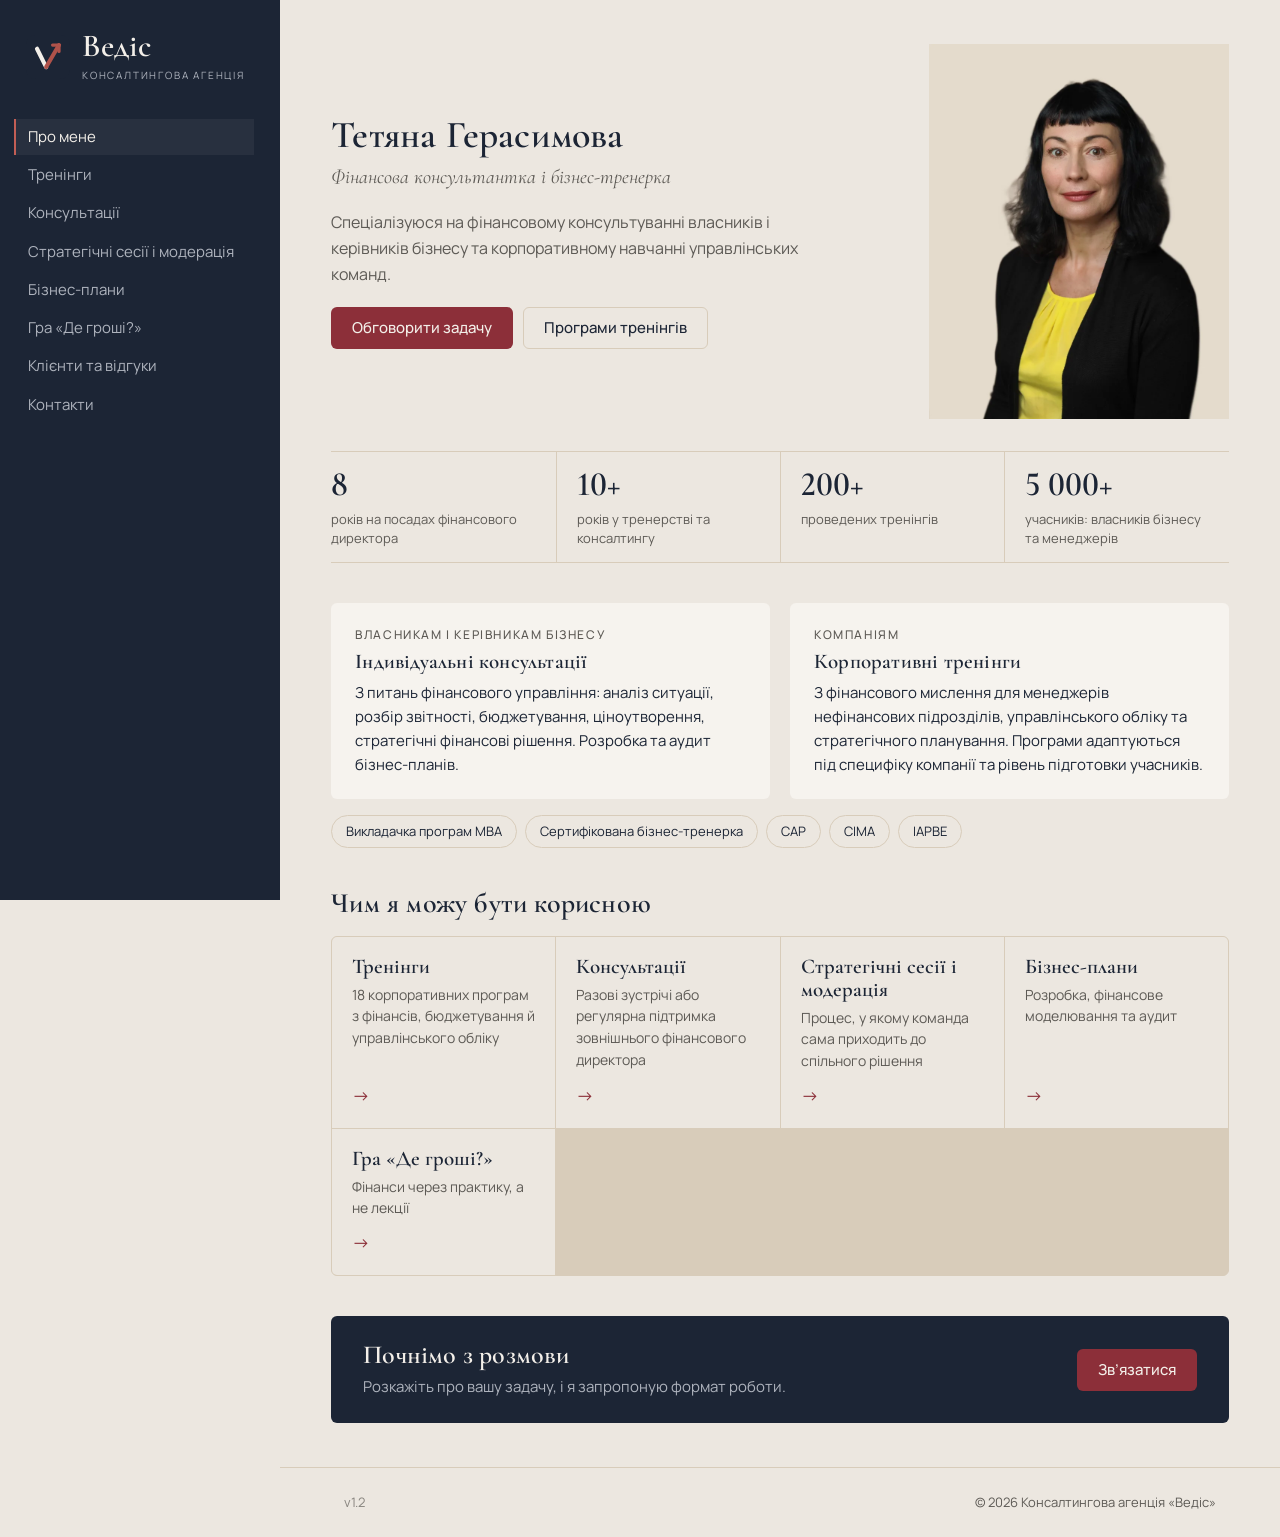
<file: index.html>
<!doctype html>
<html lang="uk">
<head>
  <meta charset="UTF-8" />
  <meta name="viewport" content="width=device-width, initial-scale=1.0" />
  <title>Консалтингова агенція Ведіс — фінансовий консалтинг і корпоративні тренінги</title>
  <meta name="description" content="Тетяна Герасимова — фінансова консультантка і бізнес-тренерка. Фінансові консультації для власників бізнесу, корпоративні тренінги, стратегічні сесії, бізнес-плани." />
  <link rel="canonical" href="https://vedis.com.ua/" />
  <meta property="og:type" content="website" />
  <meta property="og:locale" content="uk_UA" />
  <meta property="og:site_name" content="Консалтингова агенція Ведіс" />
  <meta property="og:title" content="Консалтингова агенція Ведіс — фінансовий консалтинг і корпоративні тренінги" />
  <meta property="og:description" content="Тетяна Герасимова — фінансова консультантка і бізнес-тренерка. Фінансові консультації для власників бізнесу, корпоративні тренінги, стратегічні сесії, бізнес-плани." />
  <meta property="og:url" content="https://vedis.com.ua/" />
  <meta name="theme-color" content="#1c2535" />
  <link rel="icon" href="favicon.svg" type="image/svg+xml" />
  <link rel="icon" href="favicon-32.png" sizes="32x32" type="image/png" />
  <link rel="apple-touch-icon" href="apple-touch-icon.png" />
  <link rel="preconnect" href="https://fonts.googleapis.com" />
  <link rel="preconnect" href="https://fonts.gstatic.com" crossorigin />
  <link href="https://fonts.googleapis.com/css2?family=Cormorant+Garamond:ital,wght@0,500;0,600;1,500&family=Manrope:wght@400;500;600&display=swap" rel="stylesheet" />
  <link rel="stylesheet" href="assets/css/styles.css?v=20261014-1930" />
</head>
<body>
  <div class="layout">
    <header class="sidebar">
      <a class="brand" href="./" aria-label="Ведіс — на головну">
        <img src="assets/img/logo-mark.svg" alt="" width="44" height="44" />
        <span><span class="brand-name">Ведіс</span><span class="brand-tag">Консалтингова агенція</span></span>
      </a>
      <button class="menu-toggle" type="button" aria-expanded="false" aria-controls="main-nav"><span>Меню</span></button>
      <nav class="nav" id="main-nav" aria-label="Головне меню">
        <a href="./" aria-current="page">Про мене</a>
        <a href="treningy.html">Тренінги</a>
        <a href="konsultatsii.html">Консультації</a>
        <a href="stratehichni-sesii.html">Стратегічні сесії і модерація</a>
        <a href="biznes-plany.html">Бізнес-плани</a>
        <a href="hra-de-hroshi.html">Гра &#171;Де гроші?&#187;</a>
        <a href="klienty.html">Клієнти та відгуки</a>
        <a href="kontakty.html">Контакти</a>
      </nav>
    </header>

    <div class="content">
      <main class="page" id="main">
        <section class="hero">
          <div>
            <h1>Тетяна Герасимова</h1>
            <p class="role">Фінансова консультантка і бізнес-тренерка</p>
            <p class="lead">Спеціалізуюся на фінансовому консультуванні власників і керівників бізнесу та корпоративному навчанні управлінських команд.</p>
            <div class="actions">
              <a class="button button-primary" href="kontakty.html" data-order="" data-order-title="Обговорити задачу">Обговорити задачу</a>
              <a class="button button-ghost" href="treningy.html">Програми тренінгів</a>
            </div>
          </div>
          <picture class="portrait"><source srcset="assets/img/portrait.webp" type="image/webp" /><img src="assets/img/portrait.jpg" alt="Тетяна Герасимова" width="800" height="1200" /></picture>
        </section>

        <div class="stats">
          <div class="stat"><b>8</b><span>років на посадах фінансового директора</span></div>
          <div class="stat"><b>10+</b><span>років у тренерстві та консалтингу</span></div>
          <div class="stat"><b>200+</b><span>проведених тренінгів</span></div>
          <div class="stat"><b>5 000+</b><span>учасників: власників бізнесу та менеджерів</span></div>
        </div>

        <section class="block">
          <div class="audience">
            <article class="card">
              <p class="kicker">Власникам і керівникам бізнесу</p>
              <h3>Індивідуальні консультації</h3>
              <p>З питань фінансового управління: аналіз ситуації, розбір звітності, бюджетування, ціноутворення, стратегічні фінансові рішення. Розробка та аудит бізнес-планів.</p>
            </article>
            <article class="card">
              <p class="kicker">Компаніям</p>
              <h3>Корпоративні тренінги</h3>
              <p>З фінансового мислення для менеджерів нефінансових підрозділів, управлінського обліку та стратегічного планування. Програми адаптуються під специфіку компанії та рівень підготовки учасників.</p>
            </article>
          </div>
          <div class="credentials" aria-label="Кваліфікація">
            <span>Викладачка програм MBA</span>
            <span>Сертифікована бізнес-тренерка</span>
            <span>CAP</span>
            <span>CIMA</span>
            <span>IAPBE</span>
          </div>
        </section>

        <section class="block">
          <div class="block-head">
            <h2>Чим я можу бути корисною</h2>
          </div>
          <div class="directions">
            <a class="direction" href="treningy.html"><strong>Тренінги</strong><span>18 корпоративних програм з фінансів, бюджетування й управлінського обліку</span><span class="arrow">→</span></a>
            <a class="direction" href="konsultatsii.html"><strong>Консультації</strong><span>Разові зустрічі або регулярна підтримка зовнішнього фінансового директора</span><span class="arrow">→</span></a>
            <a class="direction" href="stratehichni-sesii.html"><strong>Стратегічні сесії і модерація</strong><span>Процес, у якому команда сама приходить до спільного рішення</span><span class="arrow">→</span></a>
            <a class="direction" href="biznes-plany.html"><strong>Бізнес-плани</strong><span>Розробка, фінансове моделювання та аудит</span><span class="arrow">→</span></a>
            <a class="direction" href="hra-de-hroshi.html"><strong>Гра «Де гроші?»</strong><span>Фінанси через практику, а не лекції</span><span class="arrow">→</span></a>
          </div>
        </section>

        <section class="block">
          <div class="cta-band">
            <div>
              <h2>Почнімо з розмови</h2>
              <p>Розкажіть про вашу задачу, і я запропоную формат роботи.</p>
            </div>
            <a class="button button-primary" href="kontakty.html" data-order="" data-order-title="Обговорити задачу">Зв’язатися</a>
          </div>
        </section>
      </main>
      <footer class="footer">
        <span>© <span data-year>2026</span> Консалтингова агенція «Ведіс»</span>
      </footer>
    </div>
  </div>

  <dialog class="order-dialog" id="order-dialog" aria-labelledby="order-title">
    <form class="form js-form" data-subject="Замовлення з сайту">
      <button class="dialog-close" type="button" aria-label="Закрити">×</button>
      <h2 id="order-title">Замовити</h2>
      <p class="service-name"></p>
      <input type="hidden" name="service" />
      <input class="hp" type="checkbox" name="botcheck" tabindex="-1" autocomplete="off" />
      <div class="row">
        <label>Ваше ім’я<input name="name" autocomplete="name" required /></label>
        <label>Компанія<input name="company" autocomplete="organization" /></label>
      </div>
      <div class="row">
        <label>Телефон, Telegram або Viber<input name="phone" autocomplete="tel" required /></label>
        <label>Email<input name="email" type="email" autocomplete="email" /></label>
      </div>
      <label>Коментар<textarea name="message" placeholder="Кількість учасників, бажані дати, ваш запит"></textarea></label>
      <button class="button button-primary" type="submit">Надіслати заявку</button>
      <p class="form-status" role="status"></p>
    </form>
  </dialog>

  <script src="assets/js/main.js?v=20261014-1930"></script>
</body>
</html>
</file>
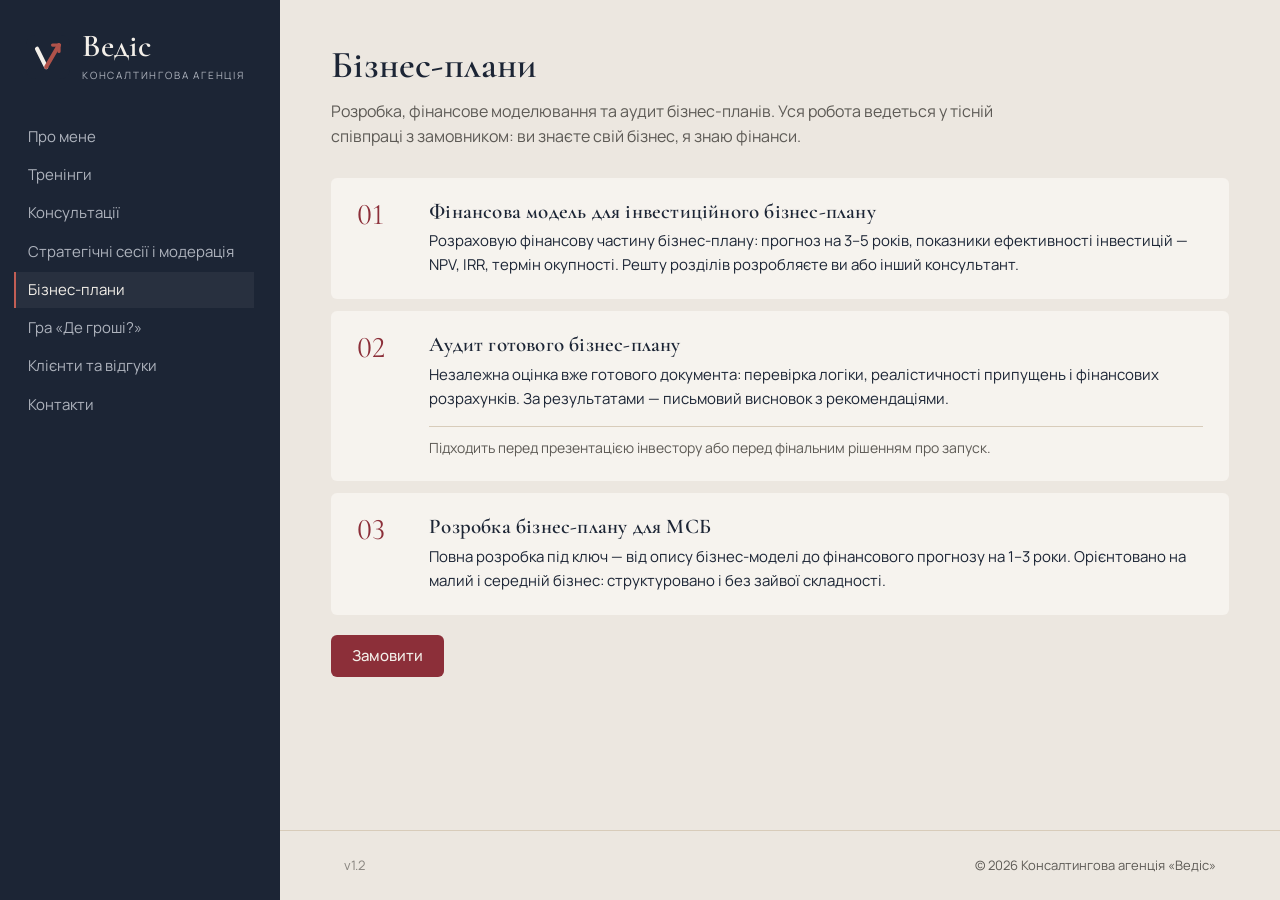
<file: biznes-plany.html>
<!doctype html>
<html lang="uk">
<head>
  <meta charset="UTF-8" />
  <meta name="viewport" content="width=device-width, initial-scale=1.0" />
  <title>Бізнес-плани: розробка, фінансова модель, аудит | Ведіс</title>
  <meta name="description" content="Фінансова модель для інвестиційного бізнес-плану (NPV, IRR, окупність), аудит готового бізнес-плану, розробка бізнес-плану для малого і середнього бізнесу під ключ." />
  <link rel="canonical" href="https://vedis.com.ua/biznes-plany.html" />
  <meta property="og:type" content="website" />
  <meta property="og:locale" content="uk_UA" />
  <meta property="og:site_name" content="Консалтингова агенція Ведіс" />
  <meta property="og:title" content="Бізнес-плани: розробка, фінансова модель, аудит | Ведіс" />
  <meta property="og:description" content="Фінансова модель для інвестиційного бізнес-плану (NPV, IRR, окупність), аудит готового бізнес-плану, розробка бізнес-плану для малого і середнього бізнесу під ключ." />
  <meta property="og:url" content="https://vedis.com.ua/biznes-plany.html" />
  <meta name="theme-color" content="#1c2535" />
  <link rel="icon" href="favicon.svg" type="image/svg+xml" />
  <link rel="icon" href="favicon-32.png" sizes="32x32" type="image/png" />
  <link rel="apple-touch-icon" href="apple-touch-icon.png" />
  <link rel="preconnect" href="https://fonts.googleapis.com" />
  <link rel="preconnect" href="https://fonts.gstatic.com" crossorigin />
  <link href="https://fonts.googleapis.com/css2?family=Cormorant+Garamond:ital,wght@0,500;0,600;1,500&family=Manrope:wght@400;500;600&display=swap" rel="stylesheet" />
  <link rel="stylesheet" href="assets/css/styles.css?v=20261014-1930" />
</head>
<body>
  <div class="layout">
    <header class="sidebar">
      <a class="brand" href="./" aria-label="Ведіс — на головну">
        <img src="assets/img/logo-mark.svg" alt="" width="44" height="44" />
        <span><span class="brand-name">Ведіс</span><span class="brand-tag">Консалтингова агенція</span></span>
      </a>
      <button class="menu-toggle" type="button" aria-expanded="false" aria-controls="main-nav"><span>Меню</span></button>
      <nav class="nav" id="main-nav" aria-label="Головне меню">
        <a href="./">Про мене</a>
        <a href="treningy.html">Тренінги</a>
        <a href="konsultatsii.html">Консультації</a>
        <a href="stratehichni-sesii.html">Стратегічні сесії і модерація</a>
        <a href="biznes-plany.html" aria-current="page">Бізнес-плани</a>
        <a href="hra-de-hroshi.html">Гра &#171;Де гроші?&#187;</a>
        <a href="klienty.html">Клієнти та відгуки</a>
        <a href="kontakty.html">Контакти</a>
      </nav>
    </header>

    <div class="content">
      <main class="page" id="main">
        <header class="page-head">
          <h1>Бізнес-плани</h1>
          <p class="lead">Розробка, фінансове моделювання та аудит бізнес-планів. Уся робота ведеться у тісній співпраці з замовником: ви знаєте свій бізнес, я знаю фінанси.</p>
        </header>

        <div class="services">
          <article class="service">
            <div class="num">01</div>
            <div>
              <h3>Фінансова модель для інвестиційного бізнес-плану</h3>
              <p>Розраховую фінансову частину бізнес-плану: прогноз на 3–5 років, показники ефективності інвестицій — NPV, IRR, термін окупності. Решту розділів розробляєте ви або інший консультант.</p>
            </div>
          </article>
          <article class="service">
            <div class="num">02</div>
            <div>
              <h3>Аудит готового бізнес-плану</h3>
              <p>Незалежна оцінка вже готового документа: перевірка логіки, реалістичності припущень і фінансових розрахунків. За результатами — письмовий висновок з рекомендаціями.</p>
              <p class="meta">Підходить перед презентацією інвестору або перед фінальним рішенням про запуск.</p>
            </div>
          </article>
          <article class="service">
            <div class="num">03</div>
            <div>
              <h3>Розробка бізнес-плану для МСБ</h3>
              <p>Повна розробка під ключ — від опису бізнес-моделі до фінансового прогнозу на 1–3 роки. Орієнтовано на малий і середній бізнес: структуровано і без зайвої складності.</p>
            </div>
          </article>
        </div>

        <div class="actions">
          <button class="button button-primary" type="button" data-order="Бізнес-план" data-order-title="Замовити бізнес-план">Замовити</button>
        </div>
      </main>
      <footer class="footer">
        <span>© <span data-year>2026</span> Консалтингова агенція «Ведіс»</span>
      </footer>
    </div>
  </div>

  <dialog class="order-dialog" id="order-dialog" aria-labelledby="order-title">
    <form class="form js-form" data-subject="Замовлення з сайту">
      <button class="dialog-close" type="button" aria-label="Закрити">×</button>
      <h2 id="order-title">Замовити</h2>
      <p class="service-name"></p>
      <input type="hidden" name="service" />
      <input class="hp" type="checkbox" name="botcheck" tabindex="-1" autocomplete="off" />
      <div class="row">
        <label>Ваше ім’я<input name="name" autocomplete="name" required /></label>
        <label>Компанія<input name="company" autocomplete="organization" /></label>
      </div>
      <div class="row">
        <label>Телефон, Telegram або Viber<input name="phone" autocomplete="tel" required /></label>
        <label>Email<input name="email" type="email" autocomplete="email" /></label>
      </div>
      <label>Коментар<textarea name="message" placeholder="Кількість учасників, бажані дати, ваш запит"></textarea></label>
      <button class="button button-primary" type="submit">Надіслати заявку</button>
      <p class="form-status" role="status"></p>
    </form>
  </dialog>

  <script src="assets/js/main.js?v=20261014-1930"></script>
</body>
</html>
</file>
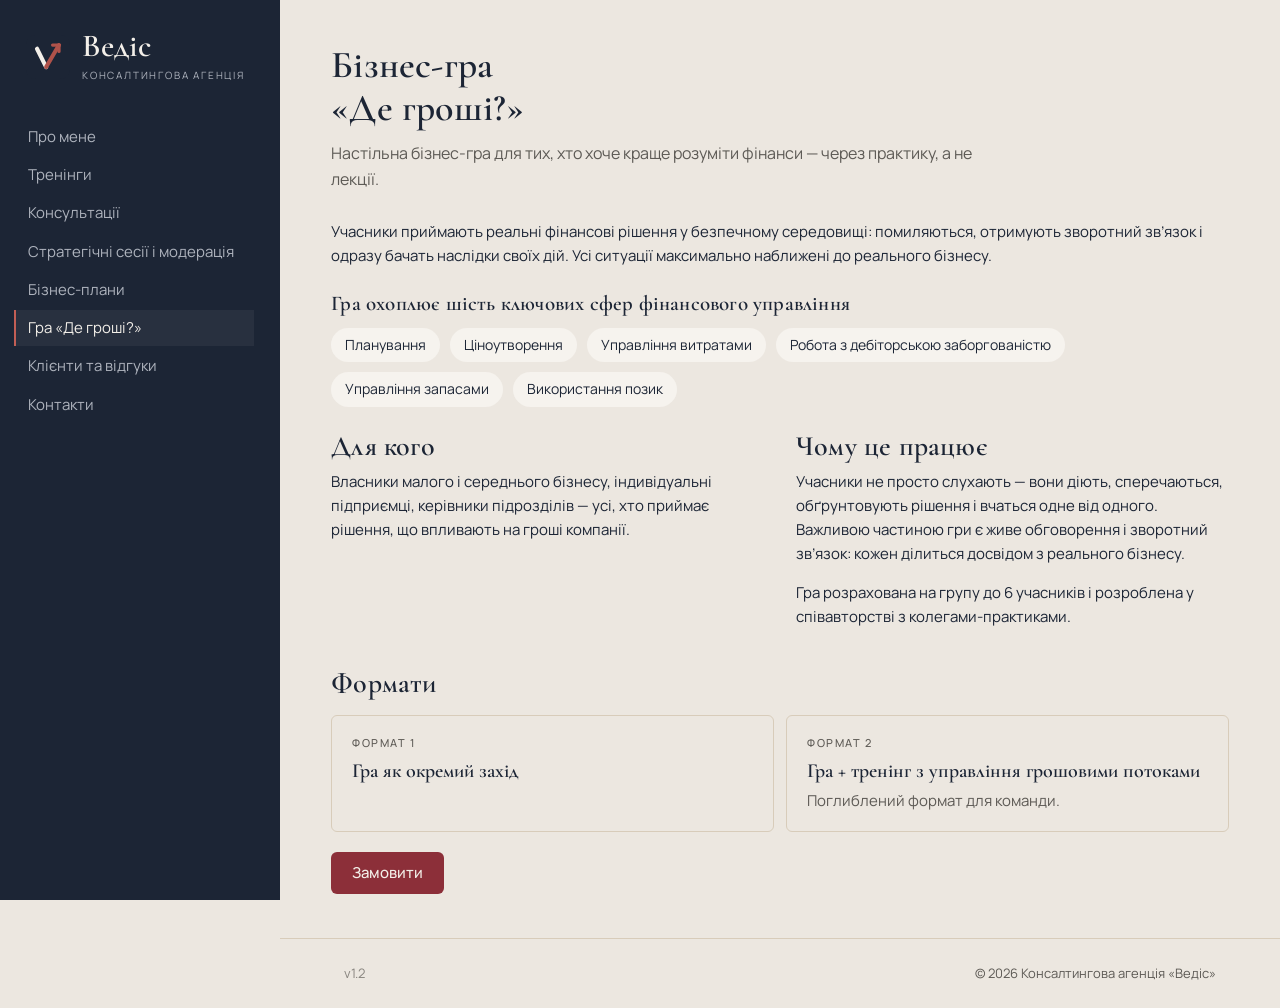
<file: hra-de-hroshi.html>
<!doctype html>
<html lang="uk">
<head>
  <meta charset="UTF-8" />
  <meta name="viewport" content="width=device-width, initial-scale=1.0" />
  <title>Бізнес-гра &#171;Де гроші?&#187; — фінанси через практику | Ведіс</title>
  <meta name="description" content="Настільна бізнес-гра про фінансове управління: планування, ціноутворення, витрати, дебіторська заборгованість, запаси, позики. Для власників МСБ, ФОП і керівників підрозділів." />
  <link rel="canonical" href="https://vedis.com.ua/hra-de-hroshi.html" />
  <meta property="og:type" content="website" />
  <meta property="og:locale" content="uk_UA" />
  <meta property="og:site_name" content="Консалтингова агенція Ведіс" />
  <meta property="og:title" content="Бізнес-гра &#171;Де гроші?&#187; — фінанси через практику | Ведіс" />
  <meta property="og:description" content="Настільна бізнес-гра про фінансове управління: планування, ціноутворення, витрати, дебіторська заборгованість, запаси, позики. Для власників МСБ, ФОП і керівників підрозділів." />
  <meta property="og:url" content="https://vedis.com.ua/hra-de-hroshi.html" />
  <meta name="theme-color" content="#1c2535" />
  <link rel="icon" href="favicon.svg" type="image/svg+xml" />
  <link rel="icon" href="favicon-32.png" sizes="32x32" type="image/png" />
  <link rel="apple-touch-icon" href="apple-touch-icon.png" />
  <link rel="preconnect" href="https://fonts.googleapis.com" />
  <link rel="preconnect" href="https://fonts.gstatic.com" crossorigin />
  <link href="https://fonts.googleapis.com/css2?family=Cormorant+Garamond:ital,wght@0,500;0,600;1,500&family=Manrope:wght@400;500;600&display=swap" rel="stylesheet" />
  <link rel="stylesheet" href="assets/css/styles.css?v=20261014-1930" />
</head>
<body>
  <div class="layout">
    <header class="sidebar">
      <a class="brand" href="./" aria-label="Ведіс — на головну">
        <img src="assets/img/logo-mark.svg" alt="" width="44" height="44" />
        <span><span class="brand-name">Ведіс</span><span class="brand-tag">Консалтингова агенція</span></span>
      </a>
      <button class="menu-toggle" type="button" aria-expanded="false" aria-controls="main-nav"><span>Меню</span></button>
      <nav class="nav" id="main-nav" aria-label="Головне меню">
        <a href="./">Про мене</a>
        <a href="treningy.html">Тренінги</a>
        <a href="konsultatsii.html">Консультації</a>
        <a href="stratehichni-sesii.html">Стратегічні сесії і модерація</a>
        <a href="biznes-plany.html">Бізнес-плани</a>
        <a href="hra-de-hroshi.html" aria-current="page">Гра &#171;Де гроші?&#187;</a>
        <a href="klienty.html">Клієнти та відгуки</a>
        <a href="kontakty.html">Контакти</a>
      </nav>
    </header>

    <div class="content">
      <main class="page" id="main">
        <header class="page-head">
          <h1>Бізнес-гра<br />«Де гроші?»</h1>
          <p class="lead">Настільна бізнес-гра для тих, хто хоче краще розуміти фінанси — через практику, а не лекції.</p>
        </header>

        <section>
          <p>Учасники приймають реальні фінансові рішення у безпечному середовищі: помиляються, отримують зворотний зв’язок і одразу бачать наслідки своїх дій. Усі ситуації максимально наближені до реального бізнесу.</p>
          <h3 style="margin: 24px 0 12px">Гра охоплює шість ключових сфер фінансового управління</h3>
          <div class="chips">
            <span>Планування</span><span>Ціноутворення</span><span>Управління витратами</span>
            <span>Робота з дебіторською заборгованістю</span><span>Управління запасами</span><span>Використання позик</span>
          </div>
        </section>

        <section class="block block-tight">
          <div class="two-col">
            <div>
              <h2>Для кого</h2>
              <p>Власники малого і середнього бізнесу, індивідуальні підприємці, керівники підрозділів — усі, хто приймає рішення, що впливають на гроші компанії.</p>
            </div>
            <div>
              <h2>Чому це працює</h2>
              <p>Учасники не просто слухають — вони діють, сперечаються, обґрунтовують рішення і вчаться одне від одного. Важливою частиною гри є живе обговорення і зворотний зв’язок: кожен ділиться досвідом з реального бізнесу.</p>
              <p>Гра розрахована на групу до 6 учасників і розроблена у співавторстві з колегами-практиками.</p>
            </div>
          </div>
        </section>

        <section class="block block-tight">
          <div class="block-head"><h2>Формати</h2></div>
          <div class="formats">
            <div class="format"><small>Формат 1</small><strong>Гра як окремий захід</strong></div>
            <div class="format"><small>Формат 2</small><strong>Гра + тренінг з управління грошовими потоками</strong><p>Поглиблений формат для команди.</p></div>
          </div>
          <div class="actions">
            <button class="button button-primary" type="button" data-order="Бізнес-гра «Де гроші?»" data-order-title="Замовити гру">Замовити</button>
          </div>
        </section>
      </main>
      <footer class="footer">
        <span>© <span data-year>2026</span> Консалтингова агенція «Ведіс»</span>
      </footer>
    </div>
  </div>

  <dialog class="order-dialog" id="order-dialog" aria-labelledby="order-title">
    <form class="form js-form" data-subject="Замовлення з сайту">
      <button class="dialog-close" type="button" aria-label="Закрити">×</button>
      <h2 id="order-title">Замовити</h2>
      <p class="service-name"></p>
      <input type="hidden" name="service" />
      <input class="hp" type="checkbox" name="botcheck" tabindex="-1" autocomplete="off" />
      <div class="row">
        <label>Ваше ім’я<input name="name" autocomplete="name" required /></label>
        <label>Компанія<input name="company" autocomplete="organization" /></label>
      </div>
      <div class="row">
        <label>Телефон, Telegram або Viber<input name="phone" autocomplete="tel" required /></label>
        <label>Email<input name="email" type="email" autocomplete="email" /></label>
      </div>
      <label>Коментар<textarea name="message" placeholder="Кількість учасників, бажані дати, ваш запит"></textarea></label>
      <button class="button button-primary" type="submit">Надіслати заявку</button>
      <p class="form-status" role="status"></p>
    </form>
  </dialog>

  <script src="assets/js/main.js?v=20261014-1930"></script>
</body>
</html>
</file>
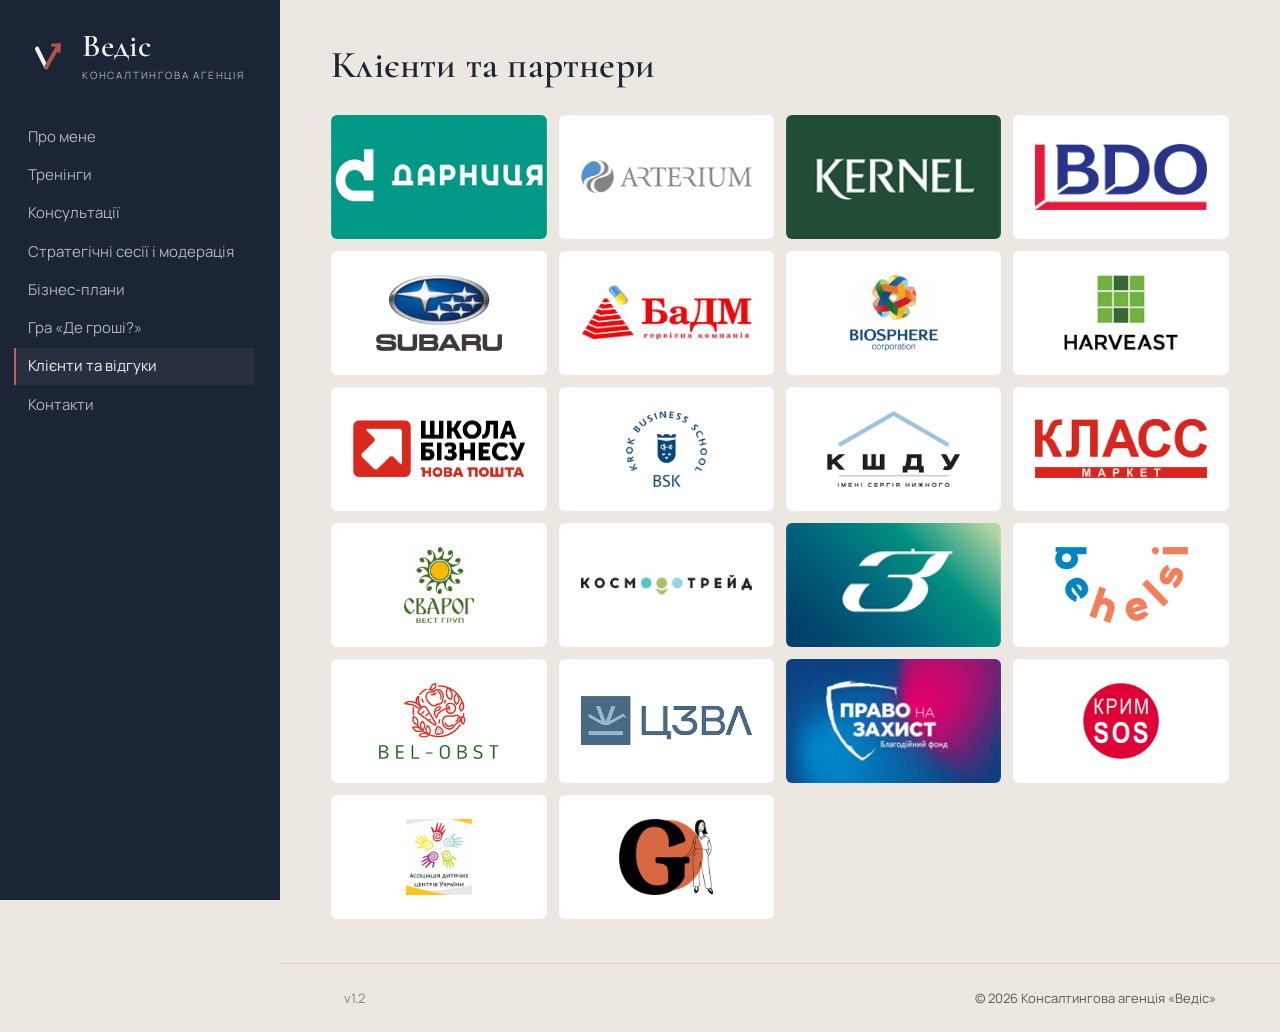
<file: klienty.html>
<!doctype html>
<html lang="uk">
<head>
  <meta charset="UTF-8" />
  <meta name="viewport" content="width=device-width, initial-scale=1.0" />
  <title>Клієнти та відгуки | Ведіс</title>
  <meta name="description" content="Компанії та організації, з якими працювала консалтингова агенція Ведіс: тренінги, консультації, стратегічні сесії." />
  <link rel="canonical" href="https://vedis.com.ua/klienty.html" />
  <meta property="og:type" content="website" />
  <meta property="og:locale" content="uk_UA" />
  <meta property="og:site_name" content="Консалтингова агенція Ведіс" />
  <meta property="og:title" content="Клієнти та відгуки | Ведіс" />
  <meta property="og:description" content="Компанії та організації, з якими працювала консалтингова агенція Ведіс: тренінги, консультації, стратегічні сесії." />
  <meta property="og:url" content="https://vedis.com.ua/klienty.html" />
  <meta name="theme-color" content="#1c2535" />
  <link rel="icon" href="favicon.svg" type="image/svg+xml" />
  <link rel="icon" href="favicon-32.png" sizes="32x32" type="image/png" />
  <link rel="apple-touch-icon" href="apple-touch-icon.png" />
  <link rel="preconnect" href="https://fonts.googleapis.com" />
  <link rel="preconnect" href="https://fonts.gstatic.com" crossorigin />
  <link href="https://fonts.googleapis.com/css2?family=Cormorant+Garamond:ital,wght@0,500;0,600;1,500&family=Manrope:wght@400;500;600&display=swap" rel="stylesheet" />
  <link rel="stylesheet" href="assets/css/styles.css?v=20261014-1930" />
</head>
<body>
  <div class="layout">
    <header class="sidebar">
      <a class="brand" href="./" aria-label="Ведіс — на головну">
        <img src="assets/img/logo-mark.svg" alt="" width="44" height="44" />
        <span><span class="brand-name">Ведіс</span><span class="brand-tag">Консалтингова агенція</span></span>
      </a>
      <button class="menu-toggle" type="button" aria-expanded="false" aria-controls="main-nav"><span>Меню</span></button>
      <nav class="nav" id="main-nav" aria-label="Головне меню">
        <a href="./">Про мене</a>
        <a href="treningy.html">Тренінги</a>
        <a href="konsultatsii.html">Консультації</a>
        <a href="stratehichni-sesii.html">Стратегічні сесії і модерація</a>
        <a href="biznes-plany.html">Бізнес-плани</a>
        <a href="hra-de-hroshi.html">Гра &#171;Де гроші?&#187;</a>
        <a href="klienty.html" aria-current="page">Клієнти та відгуки</a>
        <a href="kontakty.html">Контакти</a>
      </nav>
    </header>

    <div class="content">
      <main class="page" id="main">
        <header class="page-head">
          <h1>Клієнти та партнери</h1>
        </header>

        <div class="clients">
          <div class="client is-tile"><img src="assets/clients/darnytsia.png" alt="Дарниця" loading="lazy" /></div>
          <div class="client"><img src="assets/clients/arterium.png" alt="Артеріум" loading="lazy" /></div>
          <div class="client is-tile"><img src="assets/clients/kernel.png" alt="Kernel" loading="lazy" /></div>
          <div class="client"><img src="assets/clients/bdo.png" alt="BDO" loading="lazy" /></div>
          <div class="client"><img src="assets/clients/subaru.png" alt="Subaru" loading="lazy" /></div>
          <div class="client"><img src="assets/clients/badm.png" alt="БаДМ" loading="lazy" /></div>
          <div class="client"><img src="assets/clients/biosphere.png" alt="Biosphere Corporation" loading="lazy" /></div>
          <div class="client"><img src="assets/clients/harvest.png" alt="Harveast" loading="lazy" /></div>
          <div class="client"><img src="assets/clients/shkola-biznesu-np.png" alt="Школа бізнесу Нова пошта" loading="lazy" /></div>
          <div class="client"><img src="assets/clients/krok.png" alt="Krok Business School" loading="lazy" /></div>
          <div class="client"><img src="assets/clients/kshdu.png" alt="КШДУ імені Сергія Нижного" loading="lazy" /></div>
          <div class="client"><img src="assets/clients/klass.png" alt="Класс маркет" loading="lazy" /></div>
          <div class="client"><img src="assets/clients/svarog.png" alt="Сварог Вест Груп" loading="lazy" /></div>
          <div class="client"><img src="assets/clients/kosmotreid.png" alt="Космотрейд" loading="lazy" /></div>
          <div class="client is-tile"><img src="assets/clients/zdravo.png" alt="Здраво" loading="lazy" /></div>
          <div class="client"><img src="assets/clients/behelsi.png" alt="BeHelsi" loading="lazy" /></div>
          <div class="client"><img src="assets/clients/bel-obst.png" alt="Bel-Obst" loading="lazy" /></div>
          <div class="client"><img src="assets/clients/tszvl.png" alt="ЦЗВЛ" loading="lazy" /></div>
          <div class="client is-tile"><img src="assets/clients/pravo-na-zakhyst.png" alt="Благодійний фонд &#171;Право на захист&#187;" loading="lazy" /></div>
          <div class="client"><img src="assets/clients/krym-sos.png" alt="Крим SOS" loading="lazy" /></div>
          <div class="client"><img src="assets/clients/dytyachi-tsentry.png" alt="Асоціація дитячих центрів України" loading="lazy" /></div>
          <div class="client"><img src="assets/clients/divchata.png" alt="Дівчата" loading="lazy" /></div>
        </div>

        <!-- Відгуки: блок прихований, доки немає цитат.
        <section class="block">
          <div class="block-head"><h2>Відгуки</h2></div>
        </section>
        -->
      </main>
      <footer class="footer">
        <span>© <span data-year>2026</span> Консалтингова агенція «Ведіс»</span>
      </footer>
    </div>
  </div>

  <dialog class="order-dialog" id="order-dialog" aria-labelledby="order-title">
    <form class="form js-form" data-subject="Замовлення з сайту">
      <button class="dialog-close" type="button" aria-label="Закрити">×</button>
      <h2 id="order-title">Замовити</h2>
      <p class="service-name"></p>
      <input type="hidden" name="service" />
      <input class="hp" type="checkbox" name="botcheck" tabindex="-1" autocomplete="off" />
      <div class="row">
        <label>Ваше ім’я<input name="name" autocomplete="name" required /></label>
        <label>Компанія<input name="company" autocomplete="organization" /></label>
      </div>
      <div class="row">
        <label>Телефон, Telegram або Viber<input name="phone" autocomplete="tel" required /></label>
        <label>Email<input name="email" type="email" autocomplete="email" /></label>
      </div>
      <label>Коментар<textarea name="message" placeholder="Кількість учасників, бажані дати, ваш запит"></textarea></label>
      <button class="button button-primary" type="submit">Надіслати заявку</button>
      <p class="form-status" role="status"></p>
    </form>
  </dialog>

  <script src="assets/js/main.js?v=20261014-1930"></script>
</body>
</html>
</file>
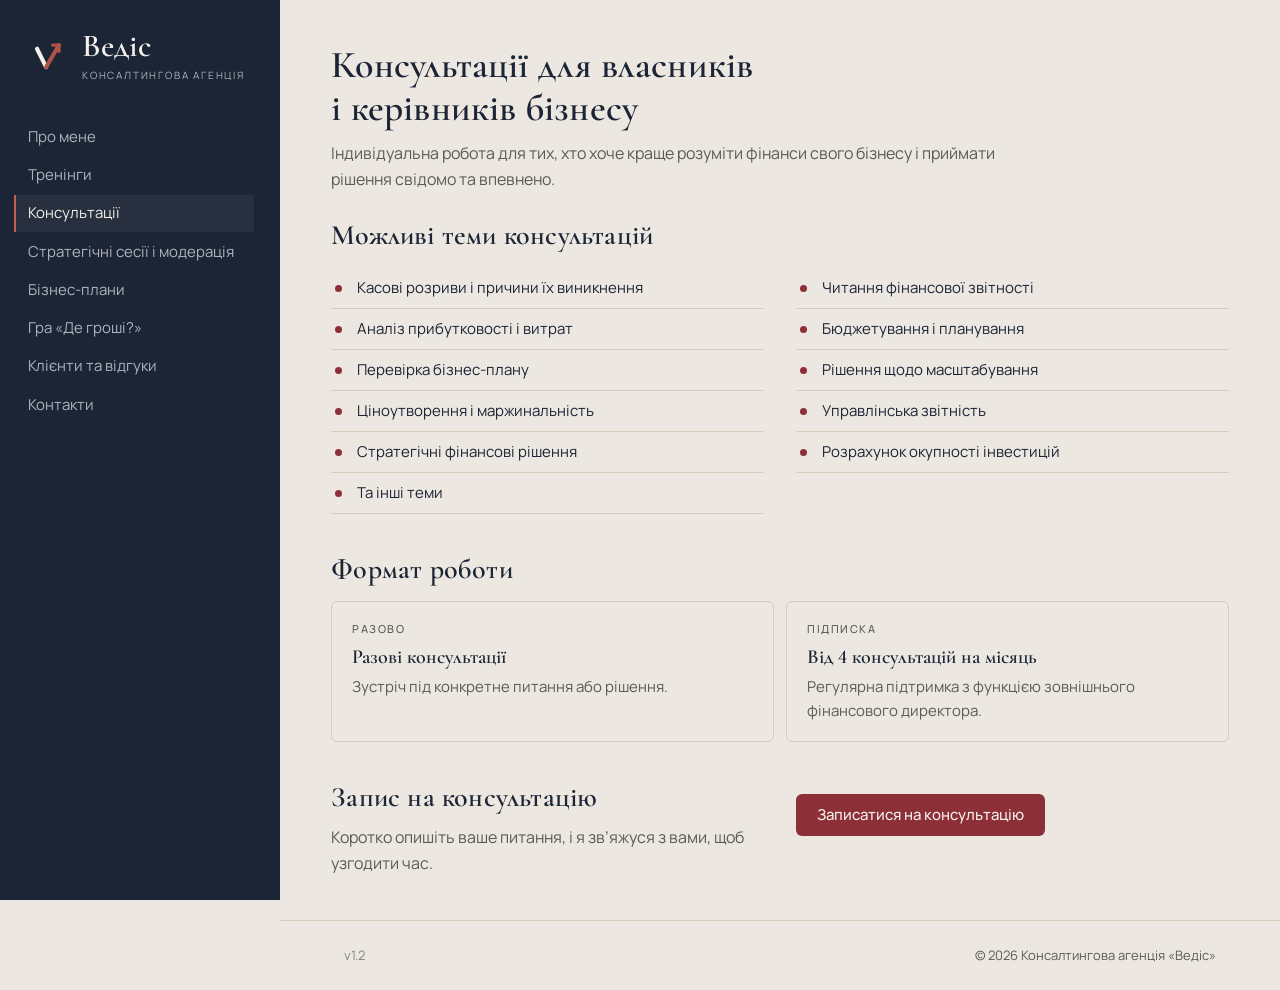
<file: konsultatsii.html>
<!doctype html>
<html lang="uk">
<head>
  <meta charset="UTF-8" />
  <meta name="viewport" content="width=device-width, initial-scale=1.0" />
  <title>Фінансові консультації для власників і керівників бізнесу | Ведіс</title>
  <meta name="description" content="Індивідуальні фінансові консультації: касові розриви, фінансова звітність, бюджетування, ціноутворення, окупність інвестицій. Разово або підписка із функцією зовнішнього фінансового директора." />
  <link rel="canonical" href="https://vedis.com.ua/konsultatsii.html" />
  <meta property="og:type" content="website" />
  <meta property="og:locale" content="uk_UA" />
  <meta property="og:site_name" content="Консалтингова агенція Ведіс" />
  <meta property="og:title" content="Фінансові консультації для власників і керівників бізнесу | Ведіс" />
  <meta property="og:description" content="Індивідуальні фінансові консультації: касові розриви, фінансова звітність, бюджетування, ціноутворення, окупність інвестицій. Разово або підписка із функцією зовнішнього фінансового директора." />
  <meta property="og:url" content="https://vedis.com.ua/konsultatsii.html" />
  <meta name="theme-color" content="#1c2535" />
  <link rel="icon" href="favicon.svg" type="image/svg+xml" />
  <link rel="icon" href="favicon-32.png" sizes="32x32" type="image/png" />
  <link rel="apple-touch-icon" href="apple-touch-icon.png" />
  <link rel="preconnect" href="https://fonts.googleapis.com" />
  <link rel="preconnect" href="https://fonts.gstatic.com" crossorigin />
  <link href="https://fonts.googleapis.com/css2?family=Cormorant+Garamond:ital,wght@0,500;0,600;1,500&family=Manrope:wght@400;500;600&display=swap" rel="stylesheet" />
  <link rel="stylesheet" href="assets/css/styles.css?v=20261014-1930" />
</head>
<body>
  <div class="layout">
    <header class="sidebar">
      <a class="brand" href="./" aria-label="Ведіс — на головну">
        <img src="assets/img/logo-mark.svg" alt="" width="44" height="44" />
        <span><span class="brand-name">Ведіс</span><span class="brand-tag">Консалтингова агенція</span></span>
      </a>
      <button class="menu-toggle" type="button" aria-expanded="false" aria-controls="main-nav"><span>Меню</span></button>
      <nav class="nav" id="main-nav" aria-label="Головне меню">
        <a href="./">Про мене</a>
        <a href="treningy.html">Тренінги</a>
        <a href="konsultatsii.html" aria-current="page">Консультації</a>
        <a href="stratehichni-sesii.html">Стратегічні сесії і модерація</a>
        <a href="biznes-plany.html">Бізнес-плани</a>
        <a href="hra-de-hroshi.html">Гра &#171;Де гроші?&#187;</a>
        <a href="klienty.html">Клієнти та відгуки</a>
        <a href="kontakty.html">Контакти</a>
      </nav>
    </header>

    <div class="content">
      <main class="page" id="main">
        <header class="page-head">
          <h1>Консультації для власників<br />і керівників бізнесу</h1>
          <p class="lead">Індивідуальна робота для тих, хто хоче краще розуміти фінанси свого бізнесу і приймати рішення свідомо та впевнено.</p>
        </header>

        <section>
          <div class="block-head"><h2>Можливі теми консультацій</h2></div>
          <ul class="checklist">
            <li>Касові розриви і причини їх виникнення</li>
            <li>Читання фінансової звітності</li>
            <li>Аналіз прибутковості і витрат</li>
            <li>Бюджетування і планування</li>
            <li>Перевірка бізнес-плану</li>
            <li>Рішення щодо масштабування</li>
            <li>Ціноутворення і маржинальність</li>
            <li>Управлінська звітність</li>
            <li>Стратегічні фінансові рішення</li>
            <li>Розрахунок окупності інвестицій</li>
            <li>Та інші теми</li>
          </ul>
        </section>

        <section class="block">
          <div class="block-head"><h2>Формат роботи</h2></div>
          <div class="formats">
            <div class="format"><small>Разово</small><strong>Разові консультації</strong><p>Зустріч під конкретне питання або рішення.</p></div>
            <div class="format"><small>Підписка</small><strong>Від 4 консультацій на місяць</strong><p>Регулярна підтримка з функцією зовнішнього фінансового директора.</p></div>
          </div>
        </section>

        <section class="block">
          <div class="two-col">
            <div>
              <h2>Запис на консультацію</h2>
              <p class="lead">Коротко опишіть ваше питання, і я зв’яжуся з вами, щоб узгодити час.</p>
            </div>
            <div class="actions"><button class="button button-primary" type="button" data-order="Консультація" data-order-title="Запис на консультацію">Записатися на консультацію</button></div>
          </div>
        </section>
      </main>
      <footer class="footer">
        <span>© <span data-year>2026</span> Консалтингова агенція «Ведіс»</span>
      </footer>
    </div>
  </div>

  <dialog class="order-dialog" id="order-dialog" aria-labelledby="order-title">
    <form class="form js-form" data-subject="Замовлення з сайту">
      <button class="dialog-close" type="button" aria-label="Закрити">×</button>
      <h2 id="order-title">Замовити</h2>
      <p class="service-name"></p>
      <input type="hidden" name="service" />
      <input class="hp" type="checkbox" name="botcheck" tabindex="-1" autocomplete="off" />
      <div class="row">
        <label>Ваше ім’я<input name="name" autocomplete="name" required /></label>
        <label>Компанія<input name="company" autocomplete="organization" /></label>
      </div>
      <div class="row">
        <label>Телефон, Telegram або Viber<input name="phone" autocomplete="tel" required /></label>
        <label>Email<input name="email" type="email" autocomplete="email" /></label>
      </div>
      <label>Коментар<textarea name="message" placeholder="Кількість учасників, бажані дати, ваш запит"></textarea></label>
      <button class="button button-primary" type="submit">Надіслати заявку</button>
      <p class="form-status" role="status"></p>
    </form>
  </dialog>

  <script src="assets/js/main.js?v=20261014-1930"></script>
</body>
</html>
</file>
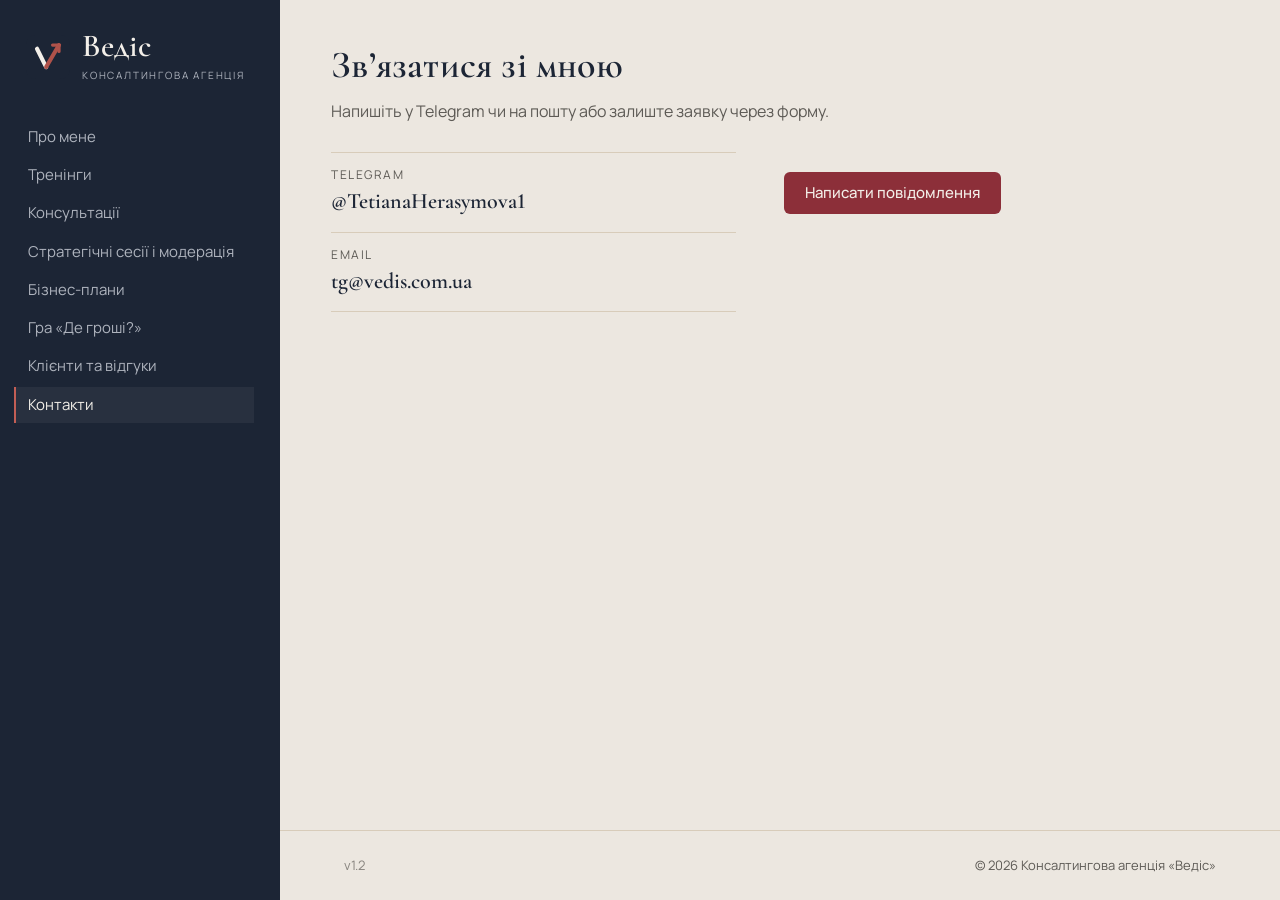
<file: kontakty.html>
<!doctype html>
<html lang="uk">
<head>
  <meta charset="UTF-8" />
  <meta name="viewport" content="width=device-width, initial-scale=1.0" />
  <title>Контакти | Консалтингова агенція Ведіс</title>
  <meta name="description" content="Зв’язатися з Тетяною Герасимовою: Telegram @TetianaHerasymova1, email tg@vedis.com.ua, або залиште заявку на сайті." />
  <link rel="canonical" href="https://vedis.com.ua/kontakty.html" />
  <meta property="og:type" content="website" />
  <meta property="og:locale" content="uk_UA" />
  <meta property="og:site_name" content="Консалтингова агенція Ведіс" />
  <meta property="og:title" content="Контакти | Консалтингова агенція Ведіс" />
  <meta property="og:description" content="Зв’язатися з Тетяною Герасимовою: Telegram @TetianaHerasymova1, email tg@vedis.com.ua, або залиште заявку на сайті." />
  <meta property="og:url" content="https://vedis.com.ua/kontakty.html" />
  <meta name="theme-color" content="#1c2535" />
  <link rel="icon" href="favicon.svg" type="image/svg+xml" />
  <link rel="icon" href="favicon-32.png" sizes="32x32" type="image/png" />
  <link rel="apple-touch-icon" href="apple-touch-icon.png" />
  <link rel="preconnect" href="https://fonts.googleapis.com" />
  <link rel="preconnect" href="https://fonts.gstatic.com" crossorigin />
  <link href="https://fonts.googleapis.com/css2?family=Cormorant+Garamond:ital,wght@0,500;0,600;1,500&family=Manrope:wght@400;500;600&display=swap" rel="stylesheet" />
  <link rel="stylesheet" href="assets/css/styles.css?v=20261014-1930" />
</head>
<body>
  <div class="layout">
    <header class="sidebar">
      <a class="brand" href="./" aria-label="Ведіс — на головну">
        <img src="assets/img/logo-mark.svg" alt="" width="44" height="44" />
        <span><span class="brand-name">Ведіс</span><span class="brand-tag">Консалтингова агенція</span></span>
      </a>
      <button class="menu-toggle" type="button" aria-expanded="false" aria-controls="main-nav"><span>Меню</span></button>
      <nav class="nav" id="main-nav" aria-label="Головне меню">
        <a href="./">Про мене</a>
        <a href="treningy.html">Тренінги</a>
        <a href="konsultatsii.html">Консультації</a>
        <a href="stratehichni-sesii.html">Стратегічні сесії і модерація</a>
        <a href="biznes-plany.html">Бізнес-плани</a>
        <a href="hra-de-hroshi.html">Гра &#171;Де гроші?&#187;</a>
        <a href="klienty.html">Клієнти та відгуки</a>
        <a href="kontakty.html" aria-current="page">Контакти</a>
      </nav>
    </header>

    <div class="content">
      <main class="page" id="main">
        <header class="page-head">
          <h1>Зв’язатися зі мною</h1>
          <p class="lead">Напишіть у Telegram чи на пошту або залиште заявку через форму.</p>
        </header>

        <div class="contact-grid">
          <div class="contact-list">
            <a href="https://t.me/TetianaHerasymova1" target="_blank" rel="noopener"><small>Telegram</small><span>@TetianaHerasymova1</span></a>
            <a href="mailto:tg@vedis.com.ua"><small>Email</small><span>tg@vedis.com.ua</span></a>
          </div>
          <div class="actions"><button class="button button-primary" type="button" data-order="" data-order-title="Повідомлення">Написати повідомлення</button></div>
        </div>
      </main>
      <footer class="footer">
        <span>© <span data-year>2026</span> Консалтингова агенція «Ведіс»</span>
      </footer>
    </div>
  </div>

  <dialog class="order-dialog" id="order-dialog" aria-labelledby="order-title">
    <form class="form js-form" data-subject="Замовлення з сайту">
      <button class="dialog-close" type="button" aria-label="Закрити">×</button>
      <h2 id="order-title">Замовити</h2>
      <p class="service-name"></p>
      <input type="hidden" name="service" />
      <input class="hp" type="checkbox" name="botcheck" tabindex="-1" autocomplete="off" />
      <div class="row">
        <label>Ваше ім’я<input name="name" autocomplete="name" required /></label>
        <label>Компанія<input name="company" autocomplete="organization" /></label>
      </div>
      <div class="row">
        <label>Телефон, Telegram або Viber<input name="phone" autocomplete="tel" required /></label>
        <label>Email<input name="email" type="email" autocomplete="email" /></label>
      </div>
      <label>Коментар<textarea name="message" placeholder="Кількість учасників, бажані дати, ваш запит"></textarea></label>
      <button class="button button-primary" type="submit">Надіслати заявку</button>
      <p class="form-status" role="status"></p>
    </form>
  </dialog>

  <script src="assets/js/main.js?v=20261014-1930"></script>
</body>
</html>
</file>
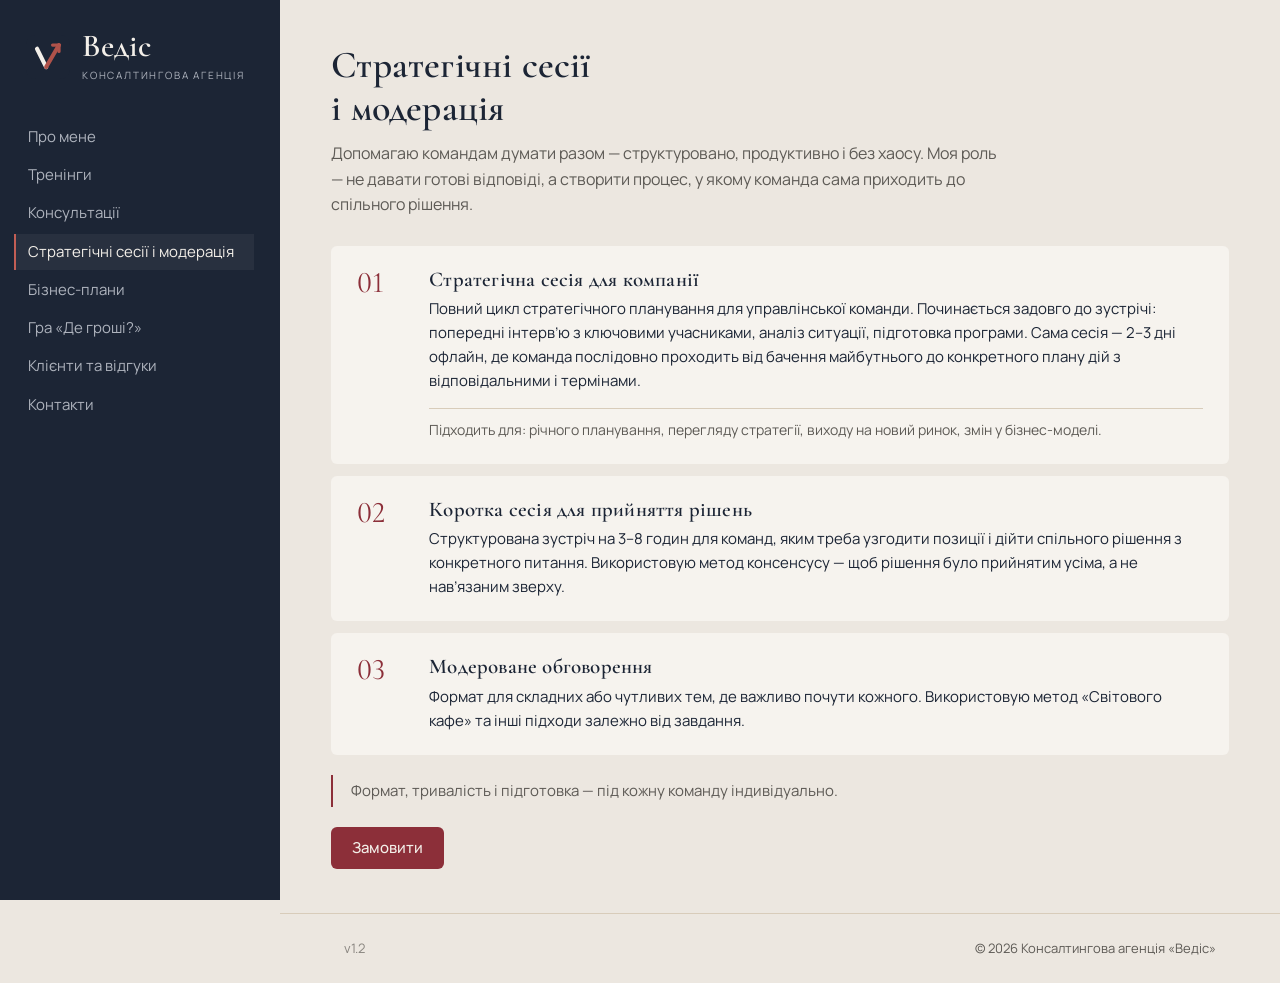
<file: stratehichni-sesii.html>
<!doctype html>
<html lang="uk">
<head>
  <meta charset="UTF-8" />
  <meta name="viewport" content="width=device-width, initial-scale=1.0" />
  <title>Стратегічні сесії і модерація для команд | Ведіс</title>
  <meta name="description" content="Стратегічна сесія для компанії, коротка сесія для прийняття рішень методом консенсусу, модероване обговорення у форматі &#171;Світового кафе&#187;." />
  <link rel="canonical" href="https://vedis.com.ua/stratehichni-sesii.html" />
  <meta property="og:type" content="website" />
  <meta property="og:locale" content="uk_UA" />
  <meta property="og:site_name" content="Консалтингова агенція Ведіс" />
  <meta property="og:title" content="Стратегічні сесії і модерація для команд | Ведіс" />
  <meta property="og:description" content="Стратегічна сесія для компанії, коротка сесія для прийняття рішень методом консенсусу, модероване обговорення у форматі &#171;Світового кафе&#187;." />
  <meta property="og:url" content="https://vedis.com.ua/stratehichni-sesii.html" />
  <meta name="theme-color" content="#1c2535" />
  <link rel="icon" href="favicon.svg" type="image/svg+xml" />
  <link rel="icon" href="favicon-32.png" sizes="32x32" type="image/png" />
  <link rel="apple-touch-icon" href="apple-touch-icon.png" />
  <link rel="preconnect" href="https://fonts.googleapis.com" />
  <link rel="preconnect" href="https://fonts.gstatic.com" crossorigin />
  <link href="https://fonts.googleapis.com/css2?family=Cormorant+Garamond:ital,wght@0,500;0,600;1,500&family=Manrope:wght@400;500;600&display=swap" rel="stylesheet" />
  <link rel="stylesheet" href="assets/css/styles.css?v=20261014-1930" />
</head>
<body>
  <div class="layout">
    <header class="sidebar">
      <a class="brand" href="./" aria-label="Ведіс — на головну">
        <img src="assets/img/logo-mark.svg" alt="" width="44" height="44" />
        <span><span class="brand-name">Ведіс</span><span class="brand-tag">Консалтингова агенція</span></span>
      </a>
      <button class="menu-toggle" type="button" aria-expanded="false" aria-controls="main-nav"><span>Меню</span></button>
      <nav class="nav" id="main-nav" aria-label="Головне меню">
        <a href="./">Про мене</a>
        <a href="treningy.html">Тренінги</a>
        <a href="konsultatsii.html">Консультації</a>
        <a href="stratehichni-sesii.html" aria-current="page">Стратегічні сесії і модерація</a>
        <a href="biznes-plany.html">Бізнес-плани</a>
        <a href="hra-de-hroshi.html">Гра &#171;Де гроші?&#187;</a>
        <a href="klienty.html">Клієнти та відгуки</a>
        <a href="kontakty.html">Контакти</a>
      </nav>
    </header>

    <div class="content">
      <main class="page" id="main">
        <header class="page-head">
          <h1>Стратегічні сесії<br />і модерація</h1>
          <p class="lead">Допомагаю командам думати разом — структуровано, продуктивно і без хаосу. Моя роль — не давати готові відповіді, а створити процес, у якому команда сама приходить до спільного рішення.</p>
        </header>

        <div class="services">
          <article class="service">
            <div class="num">01</div>
            <div>
              <h3>Стратегічна сесія для компанії</h3>
              <p>Повний цикл стратегічного планування для управлінської команди. Починається задовго до зустрічі: попередні інтерв’ю з ключовими учасниками, аналіз ситуації, підготовка програми. Сама сесія — 2–3 дні офлайн, де команда послідовно проходить від бачення майбутнього до конкретного плану дій з відповідальними і термінами.</p>
              <p class="meta">Підходить для: річного планування, перегляду стратегії, виходу на новий ринок, змін у бізнес-моделі.</p>
            </div>
          </article>
          <article class="service">
            <div class="num">02</div>
            <div>
              <h3>Коротка сесія для прийняття рішень</h3>
              <p>Структурована зустріч на 3–8 годин для команд, яким треба узгодити позиції і дійти спільного рішення з конкретного питання. Використовую метод консенсусу — щоб рішення було прийнятим усіма, а не нав’язаним зверху.</p>
            </div>
          </article>
          <article class="service">
            <div class="num">03</div>
            <div>
              <h3>Модероване обговорення</h3>
              <p>Формат для складних або чутливих тем, де важливо почути кожного. Використовую метод «Світового кафе» та інші підходи залежно від завдання.</p>
            </div>
          </article>
        </div>

        <p class="note">Формат, тривалість і підготовка — під кожну команду індивідуально.</p>

        <div class="actions">
          <button class="button button-primary" type="button" data-order="Стратегічна сесія / модерація" data-order-title="Замовити сесію">Замовити</button>
        </div>
      </main>
      <footer class="footer">
        <span>© <span data-year>2026</span> Консалтингова агенція «Ведіс»</span>
      </footer>
    </div>
  </div>

  <dialog class="order-dialog" id="order-dialog" aria-labelledby="order-title">
    <form class="form js-form" data-subject="Замовлення з сайту">
      <button class="dialog-close" type="button" aria-label="Закрити">×</button>
      <h2 id="order-title">Замовити</h2>
      <p class="service-name"></p>
      <input type="hidden" name="service" />
      <input class="hp" type="checkbox" name="botcheck" tabindex="-1" autocomplete="off" />
      <div class="row">
        <label>Ваше ім’я<input name="name" autocomplete="name" required /></label>
        <label>Компанія<input name="company" autocomplete="organization" /></label>
      </div>
      <div class="row">
        <label>Телефон, Telegram або Viber<input name="phone" autocomplete="tel" required /></label>
        <label>Email<input name="email" type="email" autocomplete="email" /></label>
      </div>
      <label>Коментар<textarea name="message" placeholder="Кількість учасників, бажані дати, ваш запит"></textarea></label>
      <button class="button button-primary" type="submit">Надіслати заявку</button>
      <p class="form-status" role="status"></p>
    </form>
  </dialog>

  <script src="assets/js/main.js?v=20261014-1930"></script>
</body>
</html>
</file>
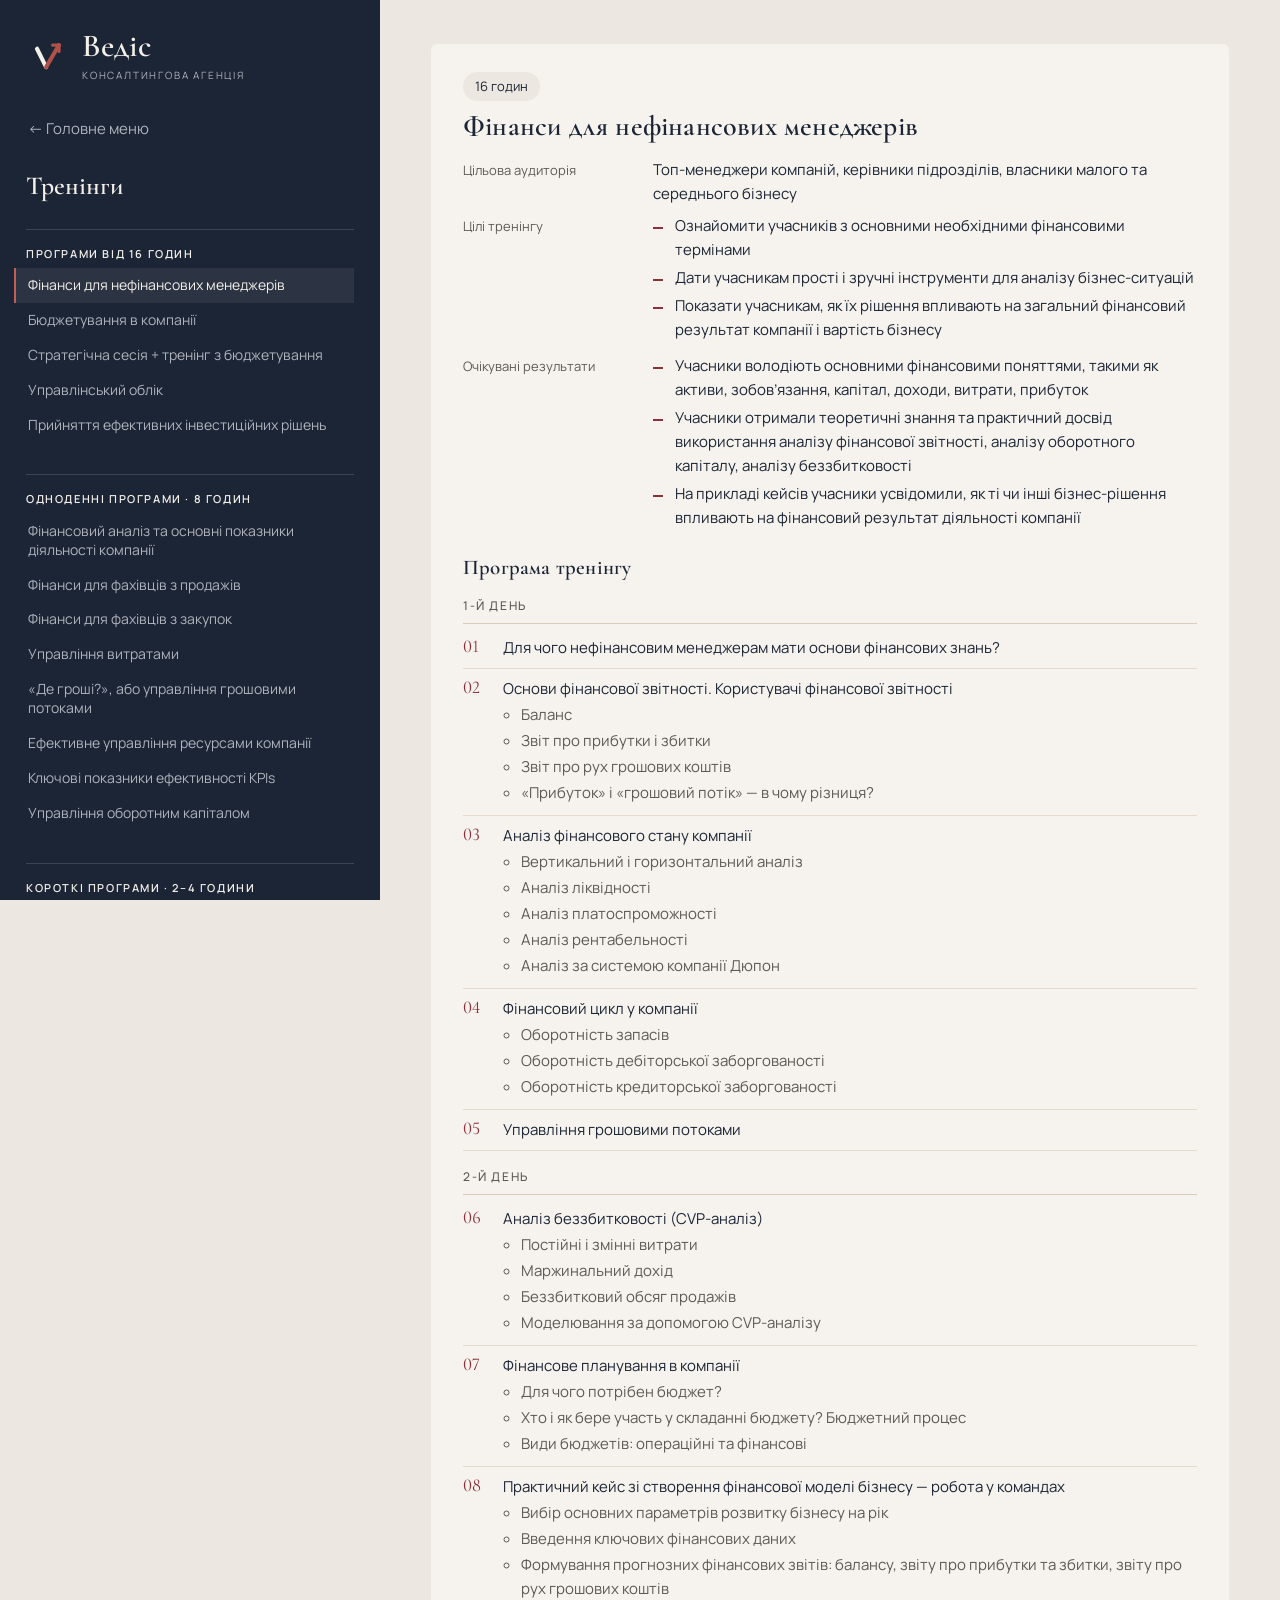
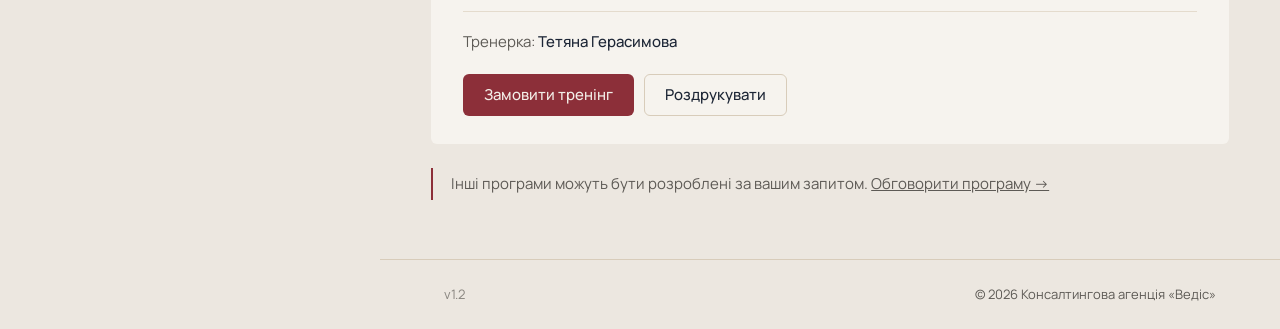
<file: treningy.html>
<!doctype html>
<html lang="uk">
<head>
  <meta charset="UTF-8" />
  <meta name="viewport" content="width=device-width, initial-scale=1.0" />
  <title>Корпоративні тренінги з фінансів | Ведіс</title>
  <meta name="description" content="18 корпоративних тренінгів: фінанси для нефінансових менеджерів, бюджетування, управлінський облік, інвестиційні рішення, KPI, управління витратами та грошовими потоками." />
  <link rel="canonical" href="https://vedis.com.ua/treningy.html" />
  <meta property="og:type" content="website" />
  <meta property="og:locale" content="uk_UA" />
  <meta property="og:site_name" content="Консалтингова агенція Ведіс" />
  <meta property="og:title" content="Корпоративні тренінги з фінансів | Ведіс" />
  <meta property="og:description" content="18 корпоративних тренінгів: фінанси для нефінансових менеджерів, бюджетування, управлінський облік, інвестиційні рішення, KPI, управління витратами та грошовими потоками." />
  <meta property="og:url" content="https://vedis.com.ua/treningy.html" />
  <meta name="theme-color" content="#1c2535" />
  <link rel="icon" href="favicon.svg" type="image/svg+xml" />
  <link rel="icon" href="favicon-32.png" sizes="32x32" type="image/png" />
  <link rel="apple-touch-icon" href="apple-touch-icon.png" />
  <link rel="preconnect" href="https://fonts.googleapis.com" />
  <link rel="preconnect" href="https://fonts.gstatic.com" crossorigin />
  <link href="https://fonts.googleapis.com/css2?family=Cormorant+Garamond:ital,wght@0,500;0,600;1,500&family=Manrope:wght@400;500;600&display=swap" rel="stylesheet" />
  <link rel="stylesheet" href="assets/css/styles.css?v=20261014-1930" />
</head>
<body class="page-trainings">
  <div class="layout">
    <header class="sidebar">
      <a class="brand" href="./" aria-label="Ведіс — на головну">
        <img src="assets/img/logo-mark.svg" alt="" width="44" height="44" />
        <span><span class="brand-name">Ведіс</span><span class="brand-tag">Консалтингова агенція</span></span>
      </a>
      <button class="menu-toggle" type="button" aria-expanded="false" aria-controls="main-nav"><span>Меню</span></button>
      <nav class="nav nav-trainings" id="main-nav" aria-label="Тренінги">
        <a class="nav-back" href="./">← Головне меню</a>
        <p class="nav-title">Тренінги</p>
    <div class="program-nav" aria-label="Список тренінгів">
      <h2>Програми від 16 годин</h2>
      <ul>
        <li><a href="#finansy-dlya-nefinansovykh-menedzheriv"><span>Фінанси для нефінансових менеджерів</span></a></li>
        <li><a href="#biudzhetuvannia"><span>Бюджетування в компанії</span></a></li>
        <li><a href="#stratehichna-sesiia-ta-biudzhetuvannia"><span>Стратегічна сесія + тренінг з бюджетування</span></a></li>
        <li><a href="#upravlinskyi-oblik"><span>Управлінський облік</span></a></li>
        <li><a href="#investytsiini-rishennia"><span>Прийняття ефективних інвестиційних рішень</span></a></li>
      </ul>
      <h2>Одноденні програми &#183; 8 годин</h2>
      <ul>
        <li><a href="#finansovyi-analiz"><span>Фінансовий аналіз та основні показники діяльності компанії</span></a></li>
        <li><a href="#finansy-dlya-prodazhiv"><span>Фінанси для фахівців з продажів</span></a></li>
        <li><a href="#finansy-dlya-zakupivel"><span>Фінанси для фахівців з закупок</span></a></li>
        <li><a href="#upravlinnia-vytratamy"><span>Управління витратами</span></a></li>
        <li><a href="#de-hroshi-hroshovi-potoky"><span>&#171;Де гроші?&#187;, або управління грошовими потоками</span></a></li>
        <li><a href="#upravlinnia-resursamy"><span>Ефективне управління ресурсами компанії</span></a></li>
        <li><a href="#kpi"><span>Ключові показники ефективності KPIs</span></a></li>
        <li><a href="#oborotnyi-kapital"><span>Управління оборотним капіталом</span></a></li>
      </ul>
      <h2>Короткі програми &#183; 2–4 години</h2>
      <ul>
        <li><a href="#analiz-bezzbytkovosti"><span>Аналіз беззбитковості для прийняття управлінських рішень</span></a></li>
        <li><a href="#finansovi-ryzyky"><span>Управління фінансовими ризиками</span></a></li>
        <li><a href="#finansova-hramotnist"><span>Фінансова грамотність (власні фінанси) для співробітників компанії</span></a></li>
        <li><a href="#debitorska-zaborhovanist"><span>Ефективна робота з дебіторською заборгованістю</span></a></li>
        <li><a href="#krytychne-myslennia"><span>Критичне мислення для прийняття фінансових рішень</span></a></li>
      </ul>
    </div>
      </nav>
    </header>

    <div class="content">
      <main class="page" id="main">
        <h1 class="visually-hidden">Корпоративні тренінги</h1>

        <div class="print-head">
          <span class="brand"><img src="assets/img/logo-mark.svg" alt="" /><span><span class="brand-name">Ведіс</span><br />Консалтингова агенція</span></span>
          <span>vedis.com.ua · tg@vedis.com.ua<br />Telegram @TetianaHerasymova1</span>
        </div>

        <div class="trainings">
          <div class="program-list">
          <article class="program" id="finansy-dlya-nefinansovykh-menedzheriv">
            <span class="program-hours">16 годин</span>
            <h2>Фінанси для нефінансових менеджерів</h2>
            <dl>
              <dt>Цільова аудиторія</dt>
              <dd>Топ-менеджери компаній, керівники підрозділів, власники малого та середнього бізнесу</dd>
              <dt>Цілі тренінгу</dt>
              <dd><ul class="dash">
                <li>Ознайомити учасників з основними необхідними фінансовими термінами</li>
                <li>Дати учасникам прості і зручні інструменти для аналізу бізнес-ситуацій</li>
                <li>Показати учасникам, як їх рішення впливають на загальний фінансовий результат компанії і вартість бізнесу</li>
              </ul></dd>
              <dt>Очікувані результати</dt>
              <dd><ul class="dash">
                <li>Учасники володіють основними фінансовими поняттями, такими як активи, зобов’язання, капітал, доходи, витрати, прибуток</li>
                <li>Учасники отримали теоретичні знання та практичний досвід використання аналізу фінансової звітності, аналізу оборотного капіталу, аналізу беззбитковості</li>
                <li>На прикладі кейсів учасники усвідомили, як ті чи інші бізнес-рішення впливають на фінансовий результат діяльності компанії</li>
              </ul></dd>
            </dl>

            <h3>Програма тренінгу</h3>
            <div class="day">
              <p class="day-title">1-й день</p>
              <ol class="topics">
                <li>Для чого нефінансовим менеджерам мати основи фінансових знань?</li>
                <li>Основи фінансової звітності. Користувачі фінансової звітності
                  <ul><li>Баланс</li><li>Звіт про прибутки і збитки</li><li>Звіт про рух грошових коштів</li><li>«Прибуток» і «грошовий потік» — в чому різниця?</li></ul></li>
                <li>Аналіз фінансового стану компанії
                  <ul><li>Вертикальний і горизонтальний аналіз</li><li>Аналіз ліквідності</li><li>Аналіз платоспроможності</li><li>Аналіз рентабельності</li><li>Аналіз за системою компанії Дюпон</li></ul></li>
                <li>Фінансовий цикл у компанії
                  <ul><li>Оборотність запасів</li><li>Оборотність дебіторської заборгованості</li><li>Оборотність кредиторської заборгованості</li></ul></li>
                <li>Управління грошовими потоками</li>
              </ol>
            </div>
            <div class="day">
              <p class="day-title">2-й день</p>
              <ol class="topics" style="--start: 5">
                <li>Аналіз беззбитковості (CVP-аналіз)
                  <ul><li>Постійні і змінні витрати</li><li>Маржинальний дохід</li><li>Беззбитковий обсяг продажів</li><li>Моделювання за допомогою CVP-аналізу</li></ul></li>
                <li>Фінансове планування в компанії
                  <ul><li>Для чого потрібен бюджет?</li><li>Хто і як бере участь у складанні бюджету? Бюджетний процес</li><li>Види бюджетів: операційні та фінансові</li></ul></li>
                <li>Практичний кейс зі створення фінансової моделі бізнесу — робота у командах
                  <ul><li>Вибір основних параметрів розвитку бізнесу на рік</li><li>Введення ключових фінансових даних</li><li>Формування прогнозних фінансових звітів: балансу, звіту про прибутки та збитки, звіту про рух грошових коштів</li></ul></li>
              </ol>
            </div>
            <p class="trainer">Тренерка: <b>Тетяна Герасимова</b></p>
            <div class="actions">
              <button class="button button-primary" type="button" data-order="Тренінг «Фінанси для нефінансових менеджерів»" data-order-title="Замовити тренінг">Замовити тренінг</button>
              <button class="button button-ghost" type="button" data-print>Роздрукувати</button>
            </div>
          </article>
          <article class="program" id="biudzhetuvannia">
            <span class="program-hours">16 годин</span>
            <h2>Бюджетування в компанії</h2>
            <p class="program-pending">Детальна програма тренінгу незабаром з’явиться на сайті. Надішлемо її на ваш запит.</p>
            <div class="actions">
              <button class="button button-primary" type="button" data-order="Тренінг «Бюджетування в компанії»" data-order-title="Замовити тренінг">Замовити тренінг</button>
            </div>
          </article>
          <article class="program" id="stratehichna-sesiia-ta-biudzhetuvannia">
            <span class="program-hours">40 годин</span>
            <h2>Стратегічна сесія + тренінг з бюджетування</h2>
            <p class="program-pending">Детальна програма тренінгу незабаром з’явиться на сайті. Надішлемо її на ваш запит.</p>
            <div class="actions">
              <button class="button button-primary" type="button" data-order="Тренінг «Стратегічна сесія + тренінг з бюджетування»" data-order-title="Замовити тренінг">Замовити тренінг</button>
            </div>
          </article>
          <article class="program" id="upravlinskyi-oblik">
            <span class="program-hours">від 16 годин</span>
            <h2>Управлінський облік</h2>
            <p class="program-pending">Детальна програма тренінгу незабаром з’явиться на сайті. Надішлемо її на ваш запит.</p>
            <div class="actions">
              <button class="button button-primary" type="button" data-order="Тренінг «Управлінський облік»" data-order-title="Замовити тренінг">Замовити тренінг</button>
            </div>
          </article>
          <article class="program" id="investytsiini-rishennia">
            <span class="program-hours">16 годин</span>
            <h2>Прийняття ефективних інвестиційних рішень</h2>
            <p class="program-pending">Детальна програма тренінгу незабаром з’явиться на сайті. Надішлемо її на ваш запит.</p>
            <div class="actions">
              <button class="button button-primary" type="button" data-order="Тренінг «Прийняття ефективних інвестиційних рішень»" data-order-title="Замовити тренінг">Замовити тренінг</button>
            </div>
          </article>
          <article class="program" id="finansovyi-analiz">
            <span class="program-hours">8 годин</span>
            <h2>Фінансовий аналіз та основні показники діяльності компанії</h2>
            <p class="program-pending">Детальна програма тренінгу незабаром з’явиться на сайті. Надішлемо її на ваш запит.</p>
            <div class="actions">
              <button class="button button-primary" type="button" data-order="Тренінг «Фінансовий аналіз та основні показники діяльності компанії»" data-order-title="Замовити тренінг">Замовити тренінг</button>
            </div>
          </article>
          <article class="program" id="finansy-dlya-prodazhiv">
            <span class="program-hours">8 годин</span>
            <h2>Фінанси для фахівців з продажів</h2>
            <p class="program-pending">Детальна програма тренінгу незабаром з’явиться на сайті. Надішлемо її на ваш запит.</p>
            <div class="actions">
              <button class="button button-primary" type="button" data-order="Тренінг «Фінанси для фахівців з продажів»" data-order-title="Замовити тренінг">Замовити тренінг</button>
            </div>
          </article>
          <article class="program" id="finansy-dlya-zakupivel">
            <span class="program-hours">8 годин</span>
            <h2>Фінанси для фахівців з закупок</h2>
            <p class="program-pending">Детальна програма тренінгу незабаром з’явиться на сайті. Надішлемо її на ваш запит.</p>
            <div class="actions">
              <button class="button button-primary" type="button" data-order="Тренінг «Фінанси для фахівців з закупок»" data-order-title="Замовити тренінг">Замовити тренінг</button>
            </div>
          </article>
          <article class="program" id="upravlinnia-vytratamy">
            <span class="program-hours">8 годин</span>
            <h2>Управління витратами</h2>
            <p class="program-pending">Детальна програма тренінгу незабаром з’явиться на сайті. Надішлемо її на ваш запит.</p>
            <div class="actions">
              <button class="button button-primary" type="button" data-order="Тренінг «Управління витратами»" data-order-title="Замовити тренінг">Замовити тренінг</button>
            </div>
          </article>
          <article class="program" id="de-hroshi-hroshovi-potoky">
            <span class="program-hours">8 годин</span>
            <h2>&#171;Де гроші?&#187;, або управління грошовими потоками</h2>
            <p class="program-pending">Детальна програма тренінгу незабаром з’явиться на сайті. Надішлемо її на ваш запит.</p>
            <div class="actions">
              <button class="button button-primary" type="button" data-order="Тренінг «&#171;Де гроші?&#187;, або управління грошовими потоками»" data-order-title="Замовити тренінг">Замовити тренінг</button>
            </div>
          </article>
          <article class="program" id="upravlinnia-resursamy">
            <span class="program-hours">8 годин</span>
            <h2>Ефективне управління ресурсами компанії</h2>
            <p class="program-pending">Детальна програма тренінгу незабаром з’явиться на сайті. Надішлемо її на ваш запит.</p>
            <div class="actions">
              <button class="button button-primary" type="button" data-order="Тренінг «Ефективне управління ресурсами компанії»" data-order-title="Замовити тренінг">Замовити тренінг</button>
            </div>
          </article>
          <article class="program" id="kpi">
            <span class="program-hours">8 годин</span>
            <h2>Ключові показники ефективності KPIs</h2>
            <p class="program-pending">Детальна програма тренінгу незабаром з’явиться на сайті. Надішлемо її на ваш запит.</p>
            <div class="actions">
              <button class="button button-primary" type="button" data-order="Тренінг «Ключові показники ефективності KPIs»" data-order-title="Замовити тренінг">Замовити тренінг</button>
            </div>
          </article>
          <article class="program" id="oborotnyi-kapital">
            <span class="program-hours">8 годин</span>
            <h2>Управління оборотним капіталом</h2>
            <p class="program-pending">Детальна програма тренінгу незабаром з’явиться на сайті. Надішлемо її на ваш запит.</p>
            <div class="actions">
              <button class="button button-primary" type="button" data-order="Тренінг «Управління оборотним капіталом»" data-order-title="Замовити тренінг">Замовити тренінг</button>
            </div>
          </article>
          <article class="program" id="analiz-bezzbytkovosti">
            <span class="program-hours">4 години</span>
            <h2>Аналіз беззбитковості для прийняття управлінських рішень</h2>
            <p class="program-pending">Детальна програма тренінгу незабаром з’явиться на сайті. Надішлемо її на ваш запит.</p>
            <div class="actions">
              <button class="button button-primary" type="button" data-order="Тренінг «Аналіз беззбитковості для прийняття управлінських рішень»" data-order-title="Замовити тренінг">Замовити тренінг</button>
            </div>
          </article>
          <article class="program" id="finansovi-ryzyky">
            <span class="program-hours">4 години</span>
            <h2>Управління фінансовими ризиками</h2>
            <p class="program-pending">Детальна програма тренінгу незабаром з’явиться на сайті. Надішлемо її на ваш запит.</p>
            <div class="actions">
              <button class="button button-primary" type="button" data-order="Тренінг «Управління фінансовими ризиками»" data-order-title="Замовити тренінг">Замовити тренінг</button>
            </div>
          </article>
          <article class="program" id="finansova-hramotnist">
            <span class="program-hours">4 години</span>
            <h2>Фінансова грамотність (власні фінанси) для співробітників компанії</h2>
            <p class="program-pending">Детальна програма тренінгу незабаром з’явиться на сайті. Надішлемо її на ваш запит.</p>
            <div class="actions">
              <button class="button button-primary" type="button" data-order="Тренінг «Фінансова грамотність (власні фінанси) для співробітників компанії»" data-order-title="Замовити тренінг">Замовити тренінг</button>
            </div>
          </article>
          <article class="program" id="debitorska-zaborhovanist">
            <span class="program-hours">4 години</span>
            <h2>Ефективна робота з дебіторською заборгованістю</h2>
            <p class="program-pending">Детальна програма тренінгу незабаром з’явиться на сайті. Надішлемо її на ваш запит.</p>
            <div class="actions">
              <button class="button button-primary" type="button" data-order="Тренінг «Ефективна робота з дебіторською заборгованістю»" data-order-title="Замовити тренінг">Замовити тренінг</button>
            </div>
          </article>
          <article class="program" id="krytychne-myslennia">
            <span class="program-hours">2 години</span>
            <h2>Критичне мислення для прийняття фінансових рішень</h2>
            <p class="program-pending">Детальна програма тренінгу незабаром з’явиться на сайті. Надішлемо її на ваш запит.</p>
            <div class="actions">
              <button class="button button-primary" type="button" data-order="Тренінг «Критичне мислення для прийняття фінансових рішень»" data-order-title="Замовити тренінг">Замовити тренінг</button>
            </div>
          </article>
          </div>
        </div>

        <p class="note custom-note">Інші програми можуть бути розроблені за вашим запитом. <a href="#" data-order="Програма під запит" data-order-title="Програма під ваш запит">Обговорити програму →</a></p>
      </main>
      <footer class="footer">
        <span>© <span data-year>2026</span> Консалтингова агенція «Ведіс»</span>
      </footer>
    </div>
  </div>

  <dialog class="order-dialog" id="order-dialog" aria-labelledby="order-title">
    <form class="form js-form" data-subject="Замовлення з сайту">
      <button class="dialog-close" type="button" aria-label="Закрити">×</button>
      <h2 id="order-title">Замовити</h2>
      <p class="service-name"></p>
      <input type="hidden" name="service" />
      <input class="hp" type="checkbox" name="botcheck" tabindex="-1" autocomplete="off" />
      <div class="row">
        <label>Ваше ім’я<input name="name" autocomplete="name" required /></label>
        <label>Компанія<input name="company" autocomplete="organization" /></label>
      </div>
      <div class="row">
        <label>Телефон, Telegram або Viber<input name="phone" autocomplete="tel" required /></label>
        <label>Email<input name="email" type="email" autocomplete="email" /></label>
      </div>
      <label>Коментар<textarea name="message" placeholder="Кількість учасників, бажані дати, ваш запит"></textarea></label>
      <button class="button button-primary" type="submit">Надіслати заявку</button>
      <p class="form-status" role="status"></p>
    </form>
  </dialog>

  <script src="assets/js/main.js?v=20261014-1930"></script>
</body>
</html>
</file>
<file: assets/css/styles.css>
:root {
  --stone: #ece7e0;
  --paper: #f6f3ee;
  --sand: #d8ccba;
  --sand-soft: #e4dbcd;
  --navy: #1c2535;
  --navy-soft: #273247;
  --ink: #1c2535;
  --muted: #5d5a55;
  --bordo: #8c2f39;
  --bordo-dark: #74252e;
  --bordo-light: #c25e55;
  --on-navy: #f3efe9;
  --on-navy-muted: #aeb3bd;
  --serif: "Cormorant Garamond", Georgia, serif;
  --sans: "Manrope", system-ui, -apple-system, "Segoe UI", sans-serif;
  --sidebar: 280px;
  --radius: 6px;
}

*, *::before, *::after { box-sizing: border-box; }
html { scroll-behavior: smooth; -webkit-text-size-adjust: 100%; }
body {
  margin: 0;
  background: var(--stone);
  color: var(--ink);
  font: 400 15px/1.6 var(--sans);
  font-variant-numeric: lining-nums;
}
img { max-width: 100%; display: block; }
a { color: inherit; }
h1, h2, h3 { font-family: var(--serif); font-weight: 600; line-height: 1.12; margin: 0; letter-spacing: 0.2px; color: var(--ink); }
h1 { font-size: clamp(30px, 3vw, 38px); }
h2 { font-size: clamp(24px, 2.2vw, 28px); }
h3 { font-size: 21px; }
p { margin: 0 0 1em; }
.visually-hidden { position: absolute !important; width: 1px; height: 1px; overflow: hidden; clip: rect(0 0 0 0); white-space: nowrap; }

/* ---------- Layout ---------- */
.layout { display: grid; grid-template-columns: var(--sidebar) minmax(0, 1fr); min-height: 100vh; }

.sidebar {
  position: sticky; top: 0; height: 100vh;
  display: flex; flex-direction: column;
  background: var(--navy); color: var(--on-navy-muted);
  padding: 32px 26px 26px;
  overflow-y: auto;
}
.brand { display: flex; align-items: center; gap: 12px; text-decoration: none; color: var(--on-navy); }
.brand img { width: 44px; height: 44px; }
.brand-name { display: block; font-family: var(--serif); font-weight: 600; font-size: 32px; line-height: 0.9; }
.brand-tag { display: block; font-size: 10px; letter-spacing: 1.8px; text-transform: uppercase; color: var(--on-navy-muted); margin-top: 6px; }

.menu-toggle { display: none; }

.nav { margin: 36px 0 16px; display: grid; gap: 2px; }
.nav a {
  display: block;
  padding: 8px 12px; margin-left: -12px;
  border-left: 2px solid transparent;
  text-decoration: none; font-size: 15px; line-height: 1.35;
  transition: color .2s, background .2s;
}
.nav a:hover { color: var(--on-navy); background: rgba(255,255,255,.04); }
.nav a[aria-current="page"] { color: var(--on-navy); border-left-color: var(--bordo-light); background: rgba(255,255,255,.05); }

.content { min-width: 0; display: flex; flex-direction: column; }
.page { width: 100%; max-width: 1080px; padding: 44px clamp(24px, 4vw, 56px) 44px; flex: 1; }

.lead { font-size: 16px; line-height: 1.6; color: var(--muted); max-width: 680px; margin: 12px 0 0; }
.page-head { margin-bottom: 28px; }
.block { margin-top: 40px; }
.block-head { margin-bottom: 16px; }
.block-tight { margin-top: 24px; }

/* ---------- Buttons ---------- */
.button {
  display: inline-flex; align-items: center; gap: 10px;
  padding: 11px 20px; border-radius: var(--radius);
  font: 500 15px/1.2 var(--sans); text-decoration: none; cursor: pointer;
  border: 1px solid transparent; transition: background .2s, color .2s, border-color .2s;
}
.button-primary { background: var(--bordo); color: var(--on-navy); }
.button-primary:hover { background: var(--bordo-dark); }
.button-ghost { background: transparent; color: var(--ink); border-color: var(--sand); }
.button-ghost:hover { border-color: var(--ink); }
.button-light { background: transparent; color: var(--on-navy); border-color: rgba(243,239,233,.3); }
.button-light:hover { border-color: var(--on-navy); }
.button svg { width: 16px; height: 16px; }
.actions { display: flex; flex-wrap: wrap; gap: 10px; margin-top: 20px; }

/* ---------- Home ---------- */
.hero { display: grid; grid-template-columns: minmax(0, 1.25fr) minmax(0, 1fr); gap: 40px; align-items: center; }
.hero .role { font-family: var(--serif); font-size: 20px; line-height: 1.3; font-style: italic; color: var(--muted); margin-top: 8px; }
.portrait {
  aspect-ratio: 4 / 5; max-width: 300px; justify-self: end; width: 100%; border-radius: 0;
  background: var(--sand-soft); overflow: hidden;
  display: grid; place-items: center;
  font-family: var(--serif); font-size: 96px; color: var(--sand);
}
.portrait img { width: 100%; height: 100%; object-fit: cover; object-position: 50% 12%; }

.stats { display: grid; grid-template-columns: repeat(4, minmax(0, 1fr)); border-top: 1px solid var(--sand); border-bottom: 1px solid var(--sand); margin-top: 32px; }
.stat { padding: 16px 16px 14px 0; }
.stat + .stat { padding-left: 20px; border-left: 1px solid var(--sand); }
.stat b { display: block; font-family: var(--serif); font-weight: 600; font-size: 34px; line-height: 1; color: var(--ink); }
.stat span { display: block; font-size: 13px; color: var(--muted); margin-top: 8px; line-height: 1.45; }

.audience { display: grid; grid-template-columns: repeat(2, minmax(0, 1fr)); gap: 20px; }
.card { background: var(--paper); border-radius: var(--radius); padding: 22px 24px; }
.card h3 { margin-bottom: 8px; }
.card p:last-child { margin-bottom: 0; }
.card .kicker { font-size: 12px; letter-spacing: 1.6px; text-transform: uppercase; color: var(--muted); margin-bottom: 6px; font-weight: 500; }

.credentials { display: flex; flex-wrap: wrap; gap: 8px; margin-top: 16px; }
.credentials span { border: 1px solid var(--sand); border-radius: 40px; padding: 5px 14px; font-size: 13px; }

.directions { display: grid; grid-template-columns: repeat(auto-fit, minmax(220px, 1fr)); gap: 1px; background: var(--sand); border: 1px solid var(--sand); border-radius: var(--radius); overflow: hidden; }
.direction { background: var(--stone); padding: 18px 20px; text-decoration: none; display: flex; flex-direction: column; gap: 6px; transition: background .2s; }
.direction:hover { background: var(--paper); }
.direction small { font-size: 11px; letter-spacing: 1.5px; color: var(--muted); }
.direction strong { font-family: var(--serif); font-size: 21px; font-weight: 600; line-height: 1.1; }
.direction span { font-size: 14px; color: var(--muted); line-height: 1.55; }
.direction .arrow { margin-top: auto; padding-top: 4px; color: var(--bordo); font-size: 18px; }

.cta-band { background: var(--navy); color: var(--on-navy); border-radius: var(--radius); padding: 24px 32px; display: flex; align-items: center; justify-content: space-between; gap: 32px; flex-wrap: wrap; }
.cta-band h2 { font-size: 26px; color: var(--on-navy); }
.cta-band p { color: var(--on-navy-muted); margin: 6px 0 0; }

/* ---------- Lists / services ---------- */
.checklist { list-style: none; padding: 0; margin: 0; display: grid; grid-template-columns: repeat(2, minmax(0, 1fr)); gap: 0 32px; }
.checklist li { padding: 8px 0 8px 26px; border-bottom: 1px solid var(--sand); position: relative; }
.checklist li::before { content: ""; position: absolute; left: 4px; top: 17px; width: 7px; height: 7px; border-radius: 50%; background: var(--bordo); }

.services { display: grid; gap: 12px; }
.service { background: var(--paper); border-radius: var(--radius); padding: 22px 26px; display: grid; grid-template-columns: 48px minmax(0, 1fr); gap: 8px 24px; }
.service .num { font-family: var(--serif); font-size: 30px; line-height: 1; color: var(--bordo); }
.service h3 { margin-bottom: 6px; }
.service p:last-child { margin-bottom: 0; }
.service .meta { font-size: 14px; color: var(--muted); border-top: 1px solid var(--sand); padding-top: 10px; margin-top: 10px; }
.note { font-size: 15px; color: var(--muted); border-left: 2px solid var(--bordo); padding: 4px 0 4px 18px; margin-top: 20px; }

.chips { display: flex; flex-wrap: wrap; gap: 10px; }
.chips span { background: var(--paper); border-radius: 40px; padding: 6px 14px; font-size: 14px; }

.formats { display: grid; grid-template-columns: repeat(2, minmax(0, 1fr)); gap: 12px; }
.format { border: 1px solid var(--sand); border-radius: var(--radius); padding: 18px 20px; }
.format small { display: block; font-size: 11px; letter-spacing: 1.5px; text-transform: uppercase; color: var(--muted); margin-bottom: 8px; font-weight: 500; }
.format strong { font-family: var(--serif); font-size: 20px; font-weight: 600; line-height: 1.15; display: block; }
.format p { margin: 6px 0 0; color: var(--muted); font-size: 15px; }

.two-col { display: grid; grid-template-columns: repeat(2, minmax(0, 1fr)); gap: 32px; }
.two-col h2 { margin-bottom: 8px; }
.two-col > .actions { align-self: start; margin-top: 12px; }

/* ---------- Trainings ---------- */
.page-trainings { --sidebar: 380px; }
.nav-trainings { margin-top: 28px; }
.nav-trainings .nav-back { margin-bottom: 8px; }
.nav-title { font-family: var(--serif); font-size: 26px; font-weight: 600; color: var(--on-navy); margin: 8px 0 0; }
.program-nav h2 { font-family: var(--sans); font-size: 11px; letter-spacing: 1.6px; text-transform: uppercase; color: var(--on-navy); font-weight: 600; margin: 32px 0 8px; padding-top: 18px; border-top: 1px solid rgba(255,255,255,.14); }
.program-nav h2:first-child { margin-top: 20px; }
.program-nav ul { list-style: none; margin: 0; padding: 0; }
.nav .program-nav a { display: block; font-size: 14px; line-height: 1.35; }
.program-nav a small { color: var(--on-navy-muted); font-size: 12px; white-space: nowrap; padding-top: 1px; }
.program-nav a[aria-current="true"] { color: var(--on-navy); border-left-color: var(--bordo-light); background: rgba(255,255,255,.07); }

.program { background: var(--paper); border-radius: var(--radius); padding: 28px 32px; }
.js .program:not(.is-active) { display: none; }
.program + .program { margin-top: 24px; }
.js .program + .program { margin-top: 0; }
.program-hours { display: inline-block; background: var(--stone); border-radius: 40px; padding: 4px 12px; font-size: 13px; margin-bottom: 10px; }
.program h2 { margin-bottom: 16px; }
.program h3 { font-size: 21px; margin: 22px 0 6px; }
.program dl { display: grid; grid-template-columns: 170px minmax(0, 1fr); gap: 8px 20px; margin: 0; }
.program dt { font-size: 13px; color: var(--muted); padding-top: 2px; }
.program dd { margin: 0; }
.program ul.dash { list-style: none; padding: 0; margin: 0; }
.program ul.dash li { padding-left: 22px; position: relative; margin-bottom: 4px; }
.program ul.dash li::before { content: ""; position: absolute; left: 0; top: 13px; width: 10px; height: 2px; background: var(--bordo); }
.day { margin-top: 16px; }
.day-title { font-size: 12px; letter-spacing: 1.6px; text-transform: uppercase; color: var(--muted); font-weight: 500; border-bottom: 1px solid var(--sand); padding-bottom: 8px; margin-bottom: 4px; }
.topics { list-style: none; counter-reset: topic var(--start, 0); padding: 0; margin: 0; }
.topics > li { counter-increment: topic; padding: 8px 0 8px 40px; border-bottom: 1px solid var(--sand-soft); position: relative; }
.topics > li::before { content: counter(topic, decimal-leading-zero); position: absolute; left: 0; top: 7px; font-family: var(--serif); font-size: 18px; color: var(--bordo); line-height: 1.3; }
.topics ul { margin: 2px 0 0; padding-left: 18px; color: var(--muted); font-size: 15px; }
.topics ul li { margin-bottom: 2px; }
.program-pending { color: var(--muted); border-left: 2px solid var(--sand); padding-left: 18px; }
.trainer { margin-top: 18px; font-size: 15px; color: var(--muted); }
.trainer b { color: var(--ink); font-weight: 500; }
.custom-note { margin-top: 24px; }

/* ---------- Gallery ---------- */
.gallery { display: grid; grid-template-columns: repeat(auto-fill, minmax(150px, 1fr)); gap: 10px; }
.gallery a { display: block; aspect-ratio: 4 / 3; overflow: hidden; border-radius: 4px; background: var(--sand-soft); }
.gallery img { width: 100%; height: 100%; object-fit: cover; transition: transform .3s; }
.gallery a:hover img { transform: scale(1.04); }
.lightbox { border: 0; padding: 0; background: transparent; max-width: 100vw; max-height: 100vh; width: 100vw; height: 100vh; }
.lightbox::backdrop { background: rgba(14, 18, 27, .92); }
.lightbox-inner { position: relative; width: 100%; height: 100%; display: grid; place-items: center; padding: 56px 72px; }
.lightbox img { max-width: 100%; max-height: calc(100vh - 112px); object-fit: contain; }
.lightbox button { position: absolute; background: none; border: 0; color: #fff; font-size: 34px; cursor: pointer; padding: 10px 16px; line-height: 1; }
.lightbox .lb-close { top: 10px; right: 12px; }
.lightbox .lb-prev { left: 8px; top: 50%; transform: translateY(-50%); }
.lightbox .lb-next { right: 8px; top: 50%; transform: translateY(-50%); }
.lightbox .lb-count { position: absolute; bottom: 16px; left: 0; right: 0; text-align: center; color: #cfd3da; font-size: 13px; }

/* ---------- Clients ---------- */
.clients { display: grid; grid-template-columns: repeat(auto-fill, minmax(170px, 1fr)); gap: 12px; }
.client { background: #fff; border-radius: var(--radius); height: 124px; display: flex; align-items: center; justify-content: center; padding: 0 22px; overflow: hidden; }
.client img { max-height: 76px; max-width: 100%; width: auto; height: auto; }
.client.is-tile { padding: 0; }
.client.is-tile img { width: 100%; height: 100%; max-height: none; object-fit: cover; }
.clients-strip { display: grid; grid-template-columns: repeat(6, minmax(0, 1fr)); gap: 10px; }
.clients-strip .client { height: 96px; padding: 0 14px; }
.clients-strip .client img { max-height: 58px; }

/* ---------- Contacts ---------- */
.contact-grid { display: grid; grid-template-columns: minmax(0, 1fr) minmax(0, 1.1fr); gap: 48px; align-items: start; }
.contact-list { display: grid; gap: 1px; background: var(--sand); border-top: 1px solid var(--sand); border-bottom: 1px solid var(--sand); }
.contact-list a { background: var(--stone); display: grid; padding: 12px 0; text-decoration: none; }
.contact-list a small { font-size: 12px; letter-spacing: 1.5px; text-transform: uppercase; color: var(--muted); }
.contact-list a span { font-family: var(--serif); font-size: 22px; font-weight: 600; }
.contact-list a:hover span { color: var(--bordo); }

/* ---------- Forms ---------- */
.form { background: var(--paper); border-radius: var(--radius); padding: 24px; display: grid; gap: 12px; }
.form label { display: grid; gap: 6px; font-size: 13px; color: var(--muted); }
.form input, .form textarea {
  font: 400 16px/1.5 var(--sans); color: var(--ink);
  background: #fff; border: 1px solid var(--sand); border-radius: var(--radius);
  padding: 11px 14px; width: 100%;
}
.form textarea { min-height: 110px; resize: vertical; }
.form input:focus, .form textarea:focus { outline: 2px solid var(--navy); outline-offset: -1px; border-color: transparent; }
.form .row { display: grid; grid-template-columns: repeat(2, minmax(0, 1fr)); gap: 16px; }
.form .button { justify-self: start; }
.form-status { font-size: 14px; margin: 0; min-height: 1.4em; }
.form-status.is-error { color: var(--bordo); }
.form-status.is-ok { color: #2f6b4f; }
.form-note { font-size: 12px; color: var(--muted); margin: 0; }
.hp { display: none; }

.order-dialog { border: 0; border-radius: 10px; padding: 0; width: min(560px, calc(100vw - 32px)); background: var(--paper); color: var(--ink); }
.order-dialog::backdrop { background: rgba(14, 18, 27, .6); }
.order-dialog .form { padding: 36px; }
.order-dialog h2 { font-size: 26px; padding-right: 30px; }
.order-dialog .service-name { color: var(--bordo); font-size: 15px; margin: -6px 0 4px; }
.dialog-close { position: absolute; top: 14px; right: 16px; background: none; border: 0; font-size: 28px; line-height: 1; cursor: pointer; color: var(--muted); }

/* ---------- Footer ---------- */
.footer { border-top: 1px solid var(--sand); padding: 24px clamp(24px, 5vw, 72px); font-size: 13px; color: var(--muted); display: flex; justify-content: space-between; flex-wrap: wrap; gap: 8px 24px; }
.footer a { text-decoration: none; }
.footer .version { opacity: .7; }
.print-head { display: none; }

/* ---------- Responsive ---------- */
.program { container-type: inline-size; }
@container (max-width: 620px) {
  .program dl { grid-template-columns: 1fr; gap: 4px; }
  .program dd { margin-bottom: 14px; }
}

@media (max-width: 1280px) {
}

@media (max-width: 1180px) {
  .clients-strip { grid-template-columns: repeat(3, minmax(0, 1fr)); }
}

@media (max-width: 960px) {
  .layout { display: block; }
  .sidebar {
    position: sticky; top: 0; z-index: 20; height: auto; overflow: visible;
    flex-direction: row; flex-wrap: wrap; align-items: center; justify-content: space-between;
    padding: 12px 16px;
  }
  .brand img { width: 36px; height: 36px; }
  .brand-name { font-size: 26px; }
  .brand-tag { font-size: 9px; margin-top: 4px; }
  .menu-toggle {
    display: inline-flex; align-items: center; gap: 8px;
    background: none; border: 1px solid rgba(243,239,233,.3); color: var(--on-navy);
    border-radius: var(--radius); padding: 8px 14px; font: 500 14px var(--sans); cursor: pointer;
  }
  .nav { display: none; width: 100%; }
  .sidebar.is-open .nav { display: grid; margin: 16px 0 8px; }
  .nav a { margin-left: 0; }

  .page { padding: 24px 16px 32px; }
  .footer { padding: 20px 16px; }
  .hero { grid-template-columns: 1fr; gap: 32px; }
  .hero .portrait { width: 50%; max-width: 200px; order: -1; font-size: 52px; justify-self: start; }
  .stats { grid-template-columns: repeat(2, minmax(0, 1fr)); }
  .stat:nth-child(3) { border-left: 0; padding-left: 0; }
  .stat:nth-child(n+3) { border-top: 1px solid var(--sand); }
  .audience, .formats, .two-col, .contact-grid, .checklist { grid-template-columns: 1fr; }
  .block { margin-top: 32px; }
  .cta-band { padding: 22px 20px; }

  .program { padding: 22px 18px; }
  .service { grid-template-columns: 1fr; padding: 20px 18px; }
  .form { padding: 24px 18px; }
  .form .row { grid-template-columns: 1fr; }
  .order-dialog .form { padding: 28px 20px; }
  .clients { grid-template-columns: repeat(2, minmax(0, 1fr)); }
}

/* ---------- Print (programs) ---------- */
@media print {
  @page { margin: 16mm 16mm 18mm; }
  body { background: #fff; font-size: 11pt; line-height: 1.5; }
  .sidebar, .footer, .page-head, .program-nav, .program-select, .actions, .custom-note,
  .program-gallery, .program-reviews, .order-dialog, .lightbox { display: none !important; }
  .layout { display: block; }
  .page { padding: 0; max-width: none; }
  .trainings { display: block; }
  .program { padding: 0; background: none; }
  .program:not(.is-active) { display: none !important; }
  .print-head { display: flex; justify-content: space-between; align-items: center; border-bottom: 1.5pt solid var(--bordo); padding-bottom: 10pt; margin-bottom: 18pt; font-size: 9pt; color: var(--muted); }
  .print-head .brand-name { color: var(--ink); font-size: 22pt; }
  .print-head .brand { color: var(--ink); }
  .print-head img { width: 30pt; height: 30pt; }
  .topics > li, .day { break-inside: avoid; }
  h2 { font-size: 24pt; }
  a { text-decoration: none; }
}
</file>
